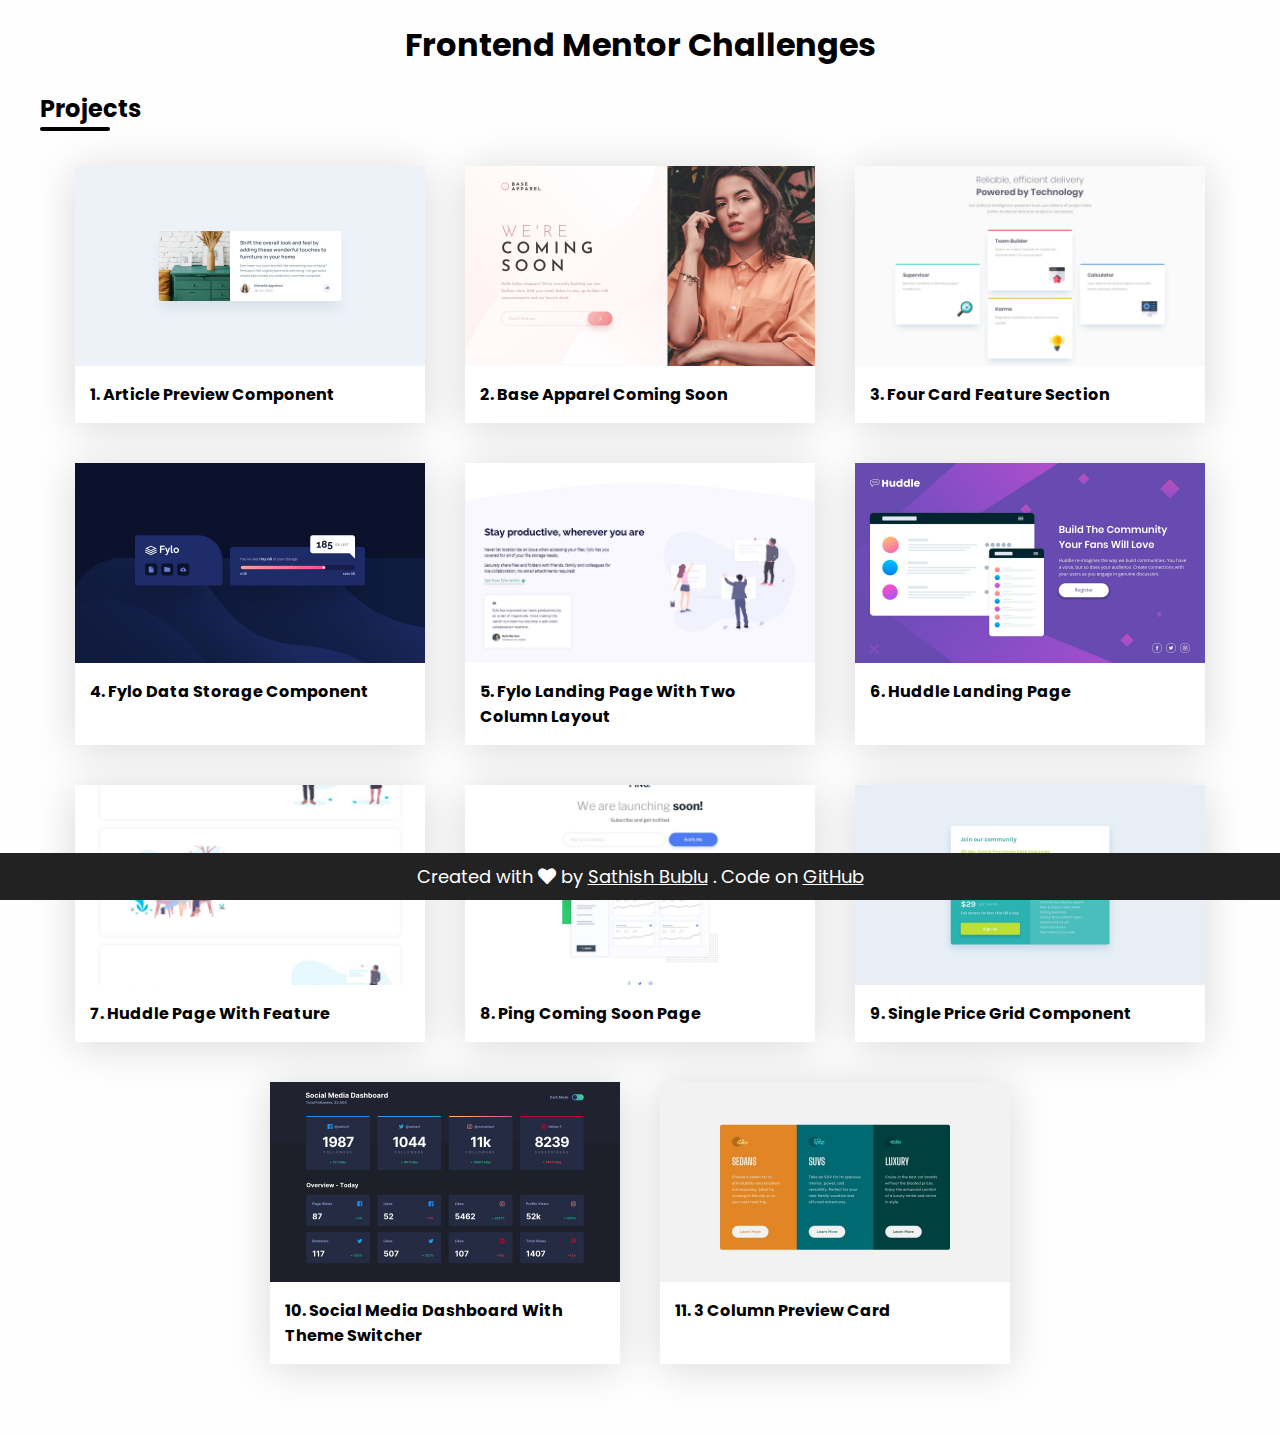
<file: index.html>
<!DOCTYPE html>
<html lang="en">
	<head>
		<meta charset="UTF-8" />
		<meta name="viewport" content="width=device-width, initial-scale=1.0" />
		<title>Main Page of Frontend Mentor Projects</title>

		<link
			rel="stylesheet"
			href="https://cdnjs.cloudflare.com/ajax/libs/font-awesome/5.12.1/css/all.min.css"
		/>
		<link rel="stylesheet" href="./style.css" />
	</head>
	<body>
		<div class="container">
			<h1>Frontend Mentor Challenges</h1>

			<h2>Projects</h2>
			<ul id="list"></ul>
		</div>

		<footer>
			Created with
			<i class="fas fa-heart"></i>
			by
			<a target="_blank" href="https://www.twitter.com/_Sati_Dev_">Sathish Bublu</a>
			. Code on
			<a
				target="_blank"
				href="https://github.com/sathishvm/Frontend-Mentor-Challenges"
			>
				GitHub
			</a>
		</footer>
		<script src="./script.js"></script>
	</body>
</html>
</file>
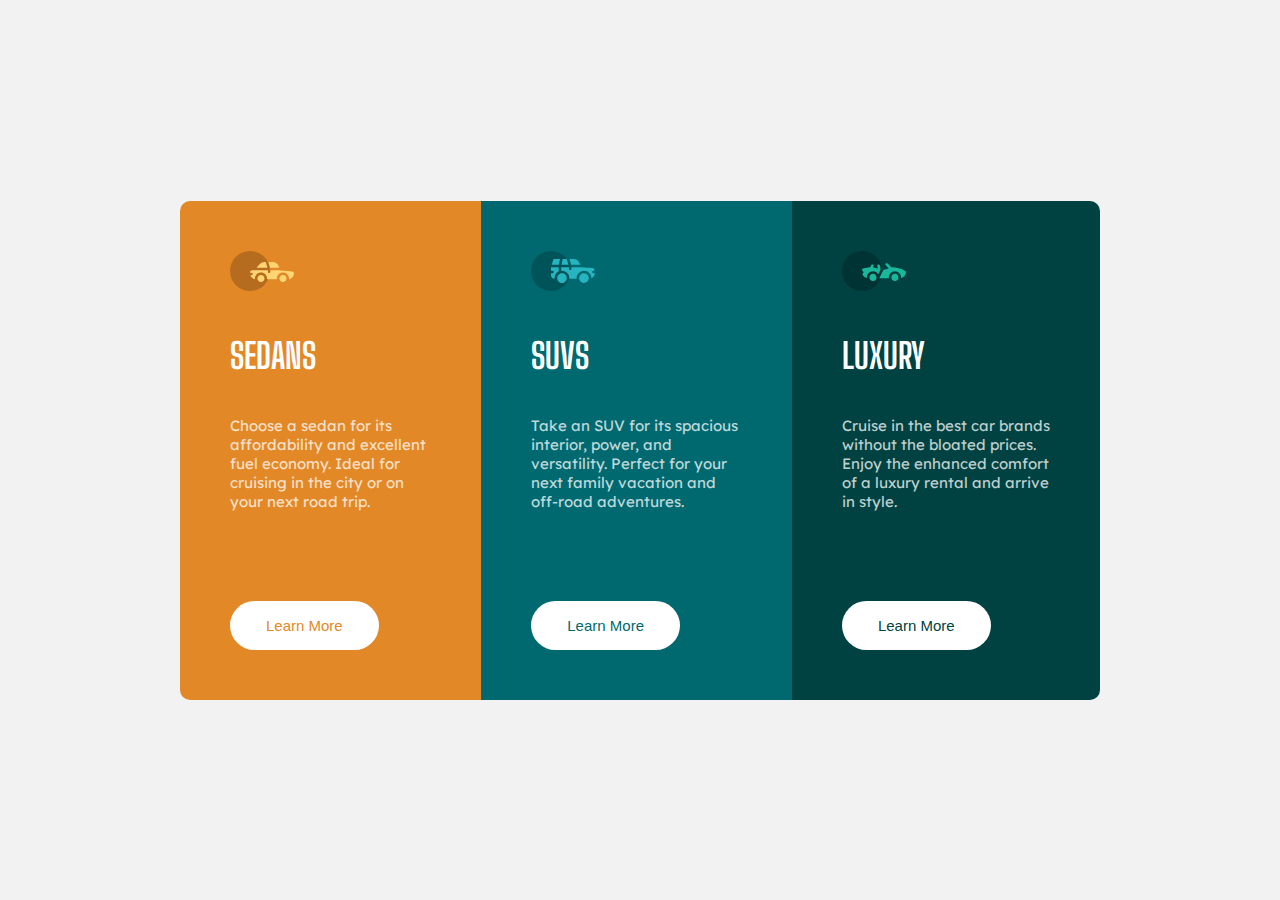
<file: 3-column-preview-card/index.html>
<!DOCTYPE html>
<html lang="en">
  <head>
    <meta charset="UTF-8" />
    <meta name="viewport" content="width=device-width, initial-scale=1.0" />
    <!-- displays site properly based on user's device -->

    <link
      rel="icon"
      type="image/png"
      sizes="32x32"
      href="./images/favicon-32x32.png"
    />

    <title>Frontend Mentor | 3-column preview card component</title>

    <link rel="preconnect" href="https://fonts.googleapis.com" />
    <link rel="preconnect" href="https://fonts.gstatic.com" crossorigin />
    <link
      href="https://fonts.googleapis.com/css2?family=Big+Shoulders+Display:wght@700&family=Lexend+Deca&display=swap"
      rel="stylesheet"
    />

    <link rel="stylesheet" href="./css/style.css" />
  </head>
  <body>
    <div class="container">
      <div class="card">
        <img class="card-img" src="./images/icon-sedans.svg" alt="" />
        <h2 class="uppercase card-title">Sedans</h2>
        <p class="card-desc">
          Choose a sedan for its affordability and excellent fuel economy. Ideal
          for cruising in the city or on your next road trip.
        </p>
        <button class="card-btn">Learn More</button>
      </div>
      <div class="card">
        <img class="card-img" src="./images/icon-suvs.svg" alt="" />
        <h2 class="uppercase card-title">SUVs</h2>
        <p class="card-desc">
          Take an SUV for its spacious interior, power, and versatility. Perfect
          for your next family vacation and off-road adventures.
        </p>
        <button class="card-btn">Learn More</button>
      </div>
      <div class="card">
        <img class="card-img" src="./images/icon-luxury.svg" alt="" />
        <h2 class="uppercase card-title">Luxury</h2>
        <p class="card-desc">
          Cruise in the best car brands without the bloated prices. Enjoy the
          enhanced comfort of a luxury rental and arrive in style.
        </p>
        <button class="card-btn">Learn More</button>
      </div>
    </div>
  </body>
</html>
</file>
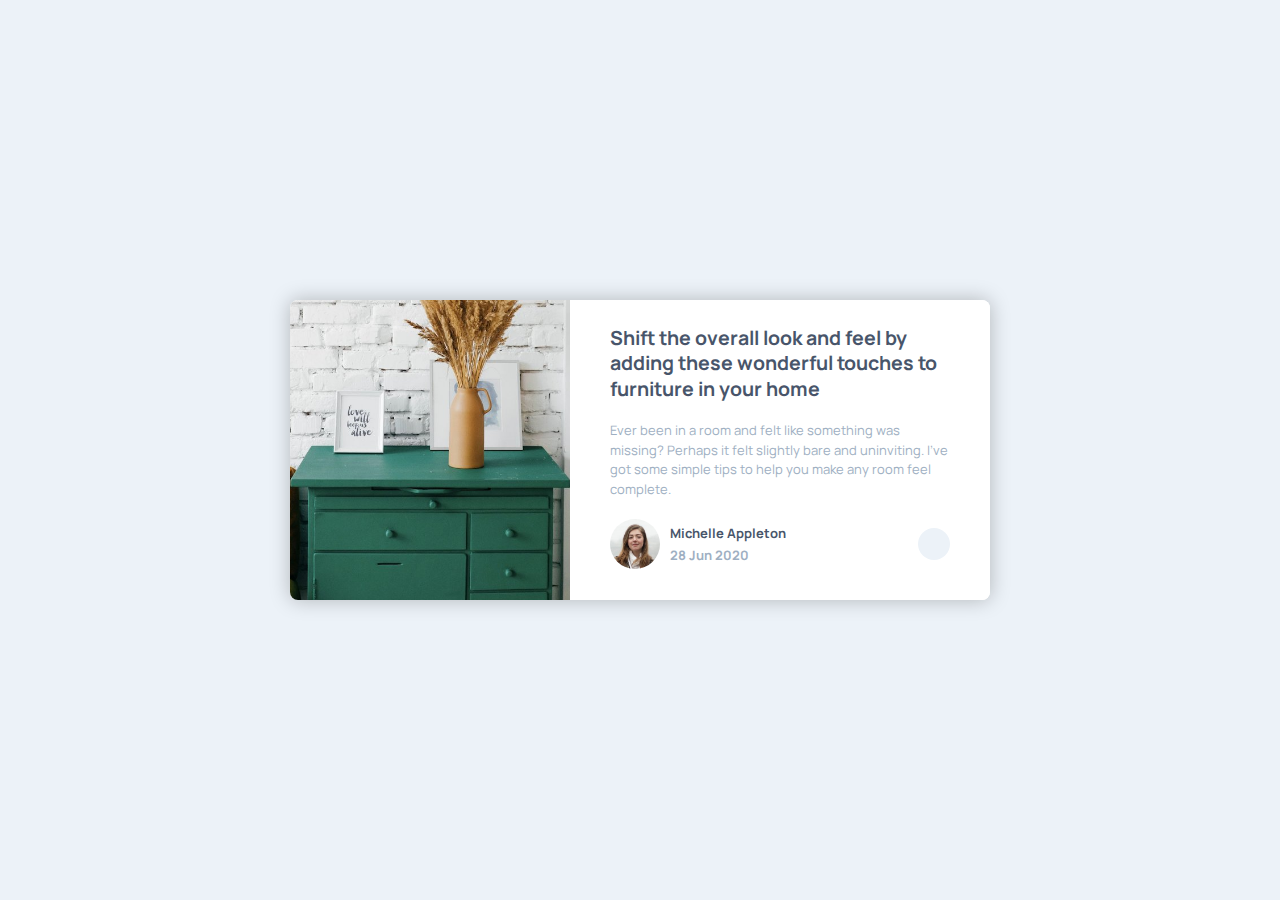
<file: article-preview-component/index.html>
<!DOCTYPE html>
<html lang="en">

<head>
  <meta charset="UTF-8" />
  <meta name="viewport" content="width=device-width, initial-scale=1.0" />
  <!-- displays site properly based on user's device -->

  <link rel="icon" type="image/png" sizes="32x32" href="./images/favicon-32x32.png" />

  <!-- fontawesome cdn -->
  <link rel="stylesheet" href="https://cdnjs.cloudflare.com/ajax/libs/font-awesome/5.14.0/css/all.min.css"
    integrity="sha512-1PKOgIY59xJ8Co8+NE6FZ+LOAZKjy+KY8iq0G4B3CyeY6wYHN3yt9PW0XpSriVlkMXe40PTKnXrLnZ9+fkDaog=="
    crossorigin="anonymous" />

  <title>Frontend Mentor | Article preview component</title>

  <!-- Custom stylesheet -->
  <link rel="stylesheet" href="./css/style.css" />

</head>

<body>
  <div class="wrapper">

    <div class="card">

      <div class="card__left">
        <img src="./images/drawers.jpg" class="card__img" alt="Author Image" />
      </div>

      <div class="card__right">

        <h2 class="card__img-title mb-2">
          Shift the overall look and feel by adding these wonderful touches to
          furniture in your home
        </h2>

        <p class="card__img-description mb-2">
          Ever been in a room and felt like something was
          missing? Perhaps it felt slightly bare and uninviting. I’ve got some simple
          tips to help you make any room feel complete.
        </p>

        <div class="card__author">
          <img src="./images/avatar-michelle.jpg" class="card__author-img mr-1" alt="Michelle Appleton">
          <div class="card__author-detail">
            <h4 class="card__author-name mb-1">Michelle Appleton</h4>
            <h4 class="card__author-published">28 Jun 2020</h4>
          </div>
          <div class="share">
              <i class="fas fa-share share-icon"></i>
            <div class="share-box">
              <span>SHARE</span>
              <i class="fab fa-facebook-square"></i>
              <i class="fab fa-twitter"></i>
              <i class="fab fa-pinterest"></i>
            </div>
          </div>
        </div>

      </div>

    </div>
  </div>

  <script>

    document.querySelector('.share-icon').addEventListener('click', () => {
      document.querySelector('.share-box').classList.toggle('d-flex');
    });

  </script>

</body>

</html>
</file>
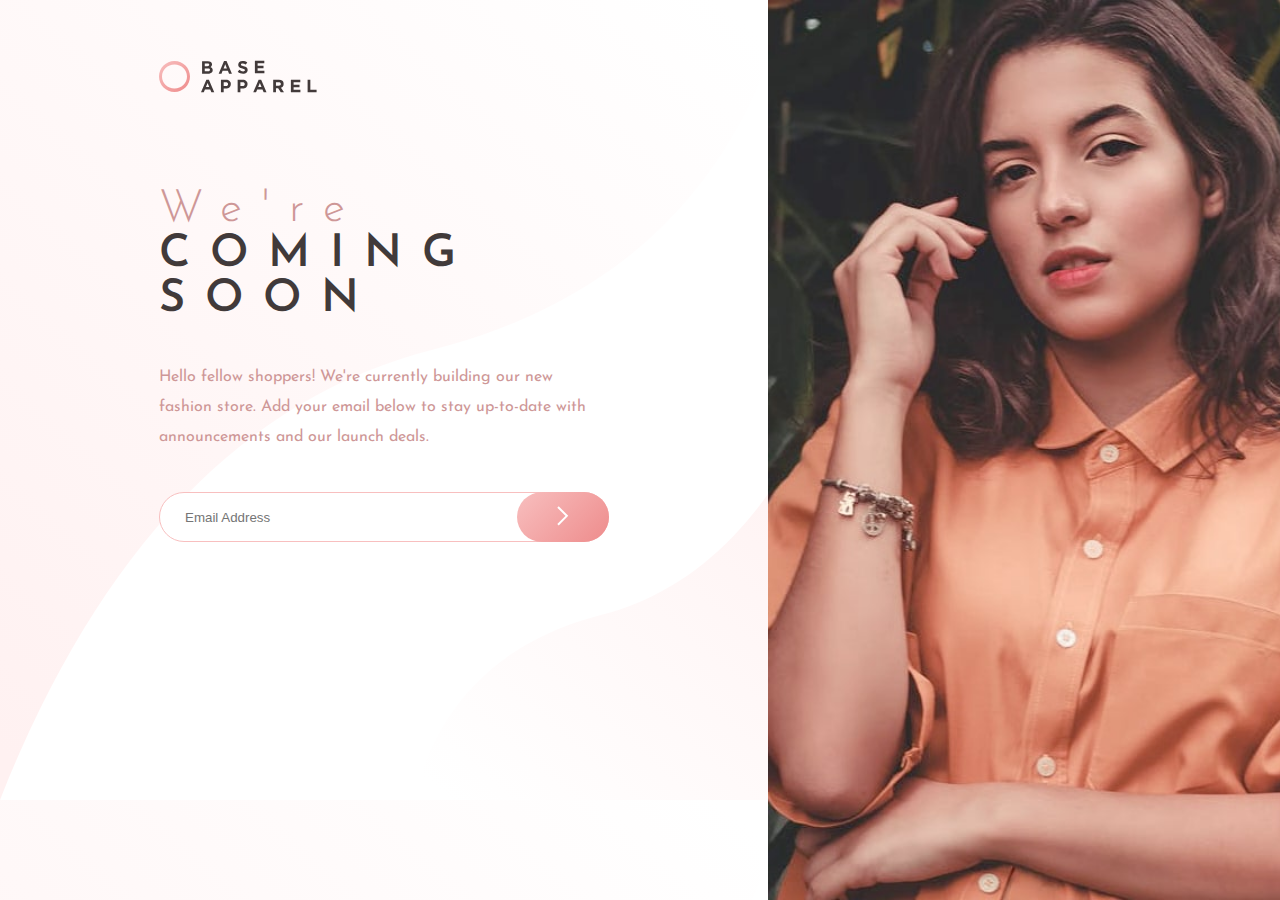
<file: base-apparel-coming-soon/index.html>
<!DOCTYPE html>
<html lang="en">

<head>
  <meta charset="UTF-8">
  <meta name="viewport" content="width=device-width, initial-scale=1.0">
  <!-- displays site properly based on user's device -->

  <link rel="icon" type="image/png" sizes="32x32" href="./images/favicon-32x32.png">

  <title>Frontend Mentor | Base Apparel coming soon page</title>

  <!-- animate.css cdn -->
  <link rel="stylesheet" href="https://cdnjs.cloudflare.com/ajax/libs/animate.css/4.0.0/animate.min.css" />

  <!-- custom stylesheet -->
  <link rel="stylesheet" href="./style.css">
</head>

<body>

  <main class="wrapper">

    <div class="left">
      <div class="inner-wrapper">
        <img class="logo animate__animated animate__fadeInUp" src="./images/logo.svg" alt="logo">
        <img class="bg-image animate__animated animate__fadeInUp" src="./images/hero-mobile.jpg" alt="hero-mobile">
        <h1 class="animate__animated animate__fadeInUp">
          <span>We're</span>
          <br>
          COMING SOON
        </h1>
        <p class="animate__animated animate__fadeInUp animate__delay-1s">
          Hello fellow shoppers! We're currently building our new fashion store.
          Add your email below to stay up-to-date with announcements and our launch deals.
        </p>

        <form class="form animate__animated animate__fadeInUp animate__delay-1s">
          <input class="form-input" type="email" placeholder="Email Address" />
          <img class="error-img" src="./images/icon-error.svg" alt="icon-error">
          <button type="submit">
            <img src="./images/icon-arrow.svg" alt="submit-button">
          </button>
          <small class="error-msg">Please provide a valid email</small>
          <small class="success-msg">Thank You for the Subscription! We'll Contact You Soon!!</small>
        </form>
      </div>
    </div>

    <div class="right animate__animated animate__fadeInRight"></div>

  </main>
  
  <!-- validation script -->
  <script src="./script.js"></script>

</body>

</html>
</file>
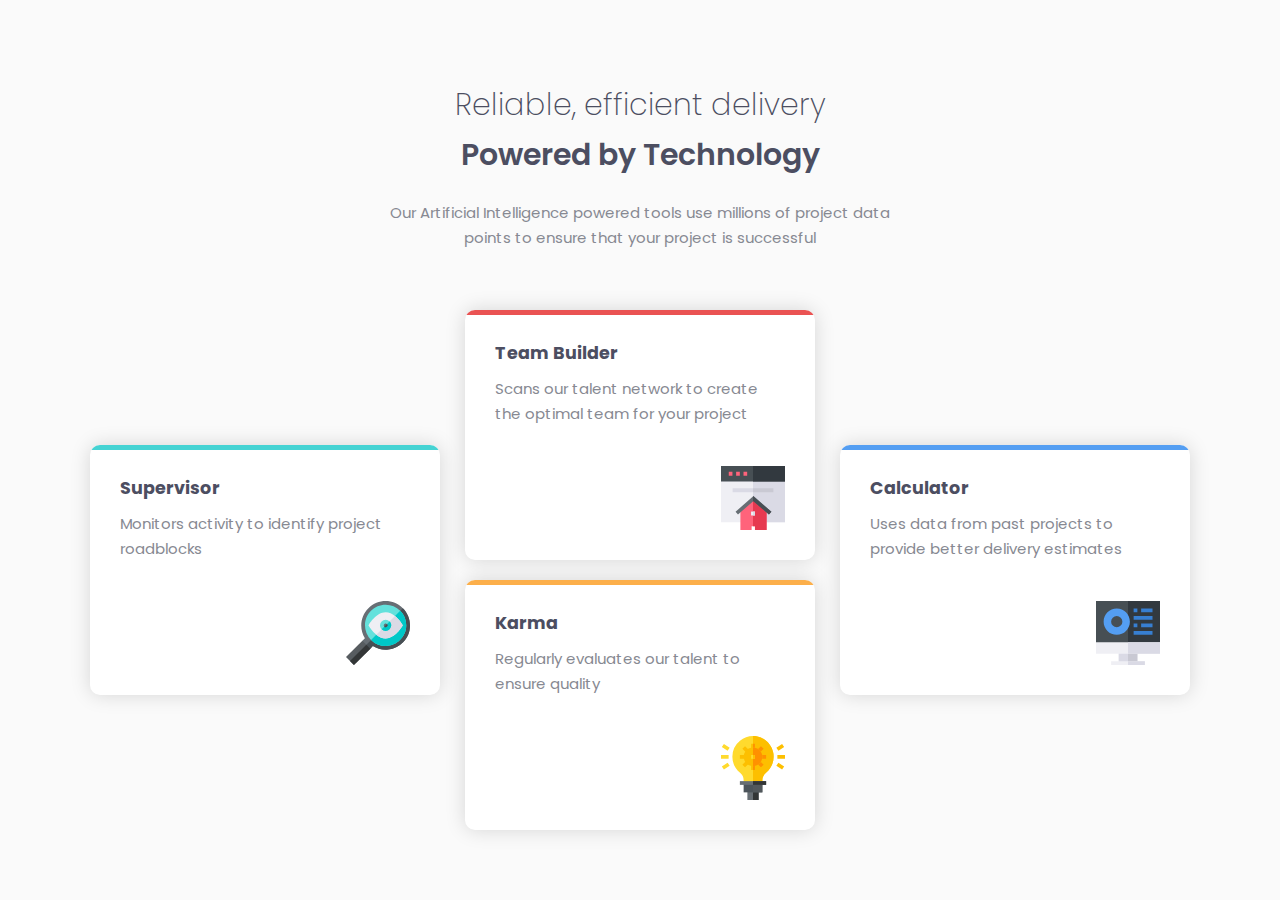
<file: four-card-feature-section/index.html>
<!DOCTYPE html>
<html lang="en">

<head>
  <meta charset="UTF-8">
  <meta name="viewport" content="width=device-width, initial-scale=1.0">
  <!-- displays site properly based on user's device -->

  <link rel="icon" type="image/png" sizes="32x32" href="./images/favicon-32x32.png">

  <title>Frontend Mentor | Four card feature section</title>

  <link rel="stylesheet" href="./style.css">
</head>

<body>

  <main class="wrapper">

    <h1 class="primary-title">
      <span>Reliable, efficient delivery</span>
      <br>
      Powered by Technology
    </h1>
    <p class="secondary-title">
      Our Artificial Intelligence powered tools use millions of project data
      <br>
      points to ensure that your project is successful
    </p>

    <section class="features inner-wrapper">

      <div class="feature-box">
        <div class="feature-top-line"></div>
        <h3 class="feature-title">Supervisor</h3>
        <p class="feature-desc">Monitors activity to identify project roadblocks</p>
        <img src="./images/icon-supervisor.svg" alt="">
      </div>

      <div class="d-flex">
        <div class="feature-box">
          <div class="feature-top-line"></div>
          <h3 class="feature-title">Team Builder</h3>
          <p class="feature-desc">Scans our talent network to create the optimal team for your project</p>
          <img src="./images/icon-team-builder.svg" alt="">
        </div>

        <div class="feature-box">
          <div class="feature-top-line"></div>
          <h3 class="feature-title">Karma</h3>
          <p class="feature-desc">Regularly evaluates our talent to ensure quality</p>
          <img src="./images/icon-karma.svg" alt="">
        </div>
      </div>

      <div class="feature-box">
        <div class="feature-top-line"></div>
        <h3 class="feature-title">Calculator</h3>
        <p class="feature-desc">Uses data from past projects to provide better delivery estimates</p>
        <img src="./images/icon-calculator.svg" alt="">
      </div>

    </section>

  </main>

</body>

</html>
</file>
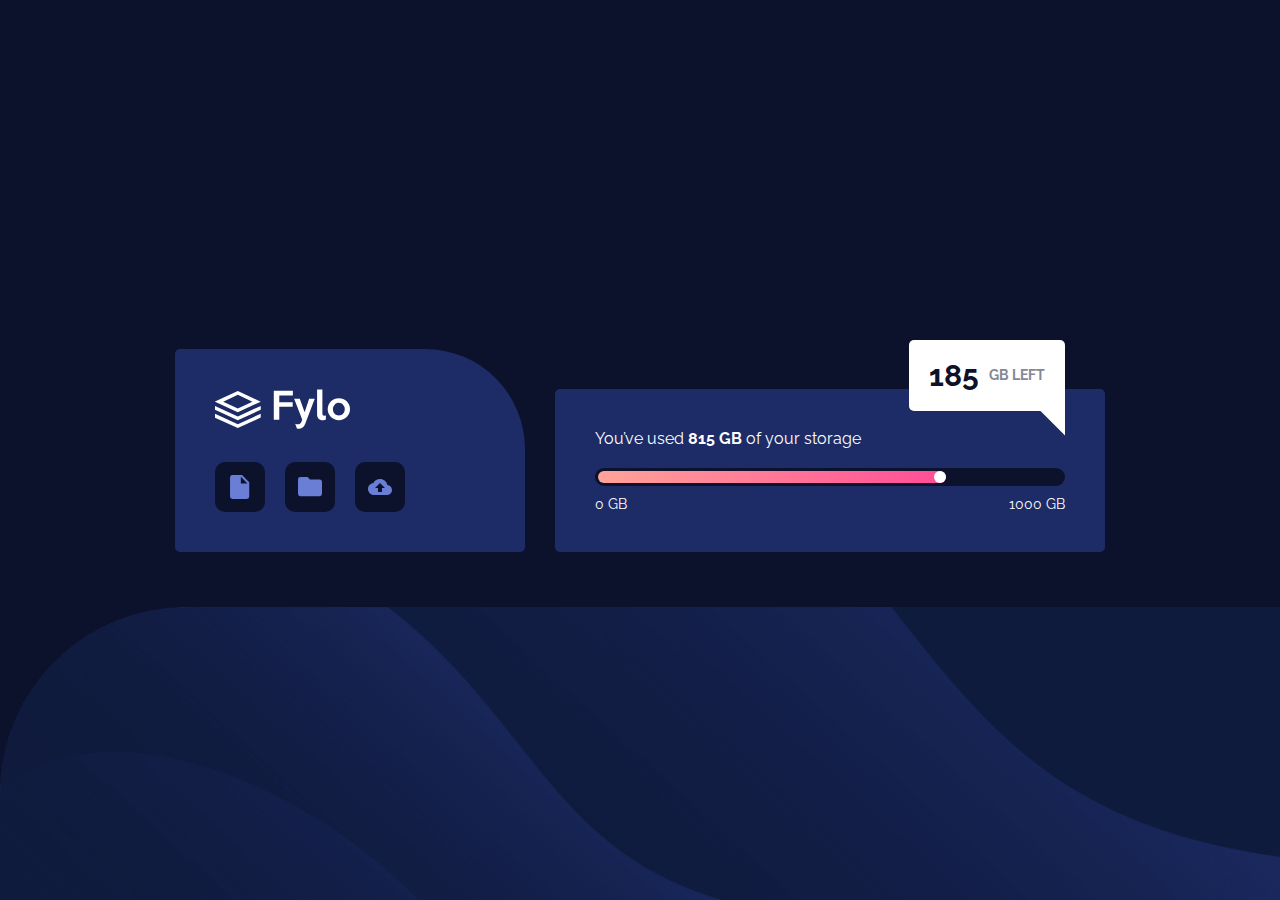
<file: fylo-data-storage-component/index.html>
<!DOCTYPE html>
<html lang="en">

<head>
  <meta charset="UTF-8">
  <meta name="viewport" content="width=device-width, initial-scale=1.0">
  <!-- displays site properly based on user's device -->

  <link rel="icon" type="image/png" sizes="32x32" href="./images/favicon-32x32.png">

  <title>Frontend Mentor | Fylo data storage component</title>

  <!-- custom stylesheet -->
  <link rel="stylesheet" href="./style.css">
</head>

<body>

  <main class="wrapper">

    <div class="inner-wrapper d-flex">
      <section class="left">
        <img class="logo" src="./images/logo.svg" alt="Logo-flyo">
        <div class="media-icons">
          <div><img src="./images/icon-document.svg" alt=""></div>
          <div><img src="./images/icon-folder.svg" alt=""></div>
          <div><img src="./images/icon-upload.svg" alt=""></div>
        </div>
      </section>
      <section class="right">
        <h3>You’ve used <strong>815 GB</strong> of your storage</h3>
        <div class="progress">
          <div class="progress-bar">
          </div>
        </div>
        <div class="storage-level">
          <span>0 GB</span>
          <span>1000 GB</span>
        </div>
        <div class="storage-left">
          <span class="storage-free">
            185
          </span> 
          <span class="storage-data-type"> GB left</span>
        </div>

      </section>
    </div>
    <img class="bg-image" src="./images/bg-desktop.png" alt="">
  </main>



  <!-- <div class="attribution">
    Challenge by <a href="https://www.frontendmentor.io?ref=challenge" target="_blank">Frontend Mentor</a>. 
    Coded by <a href="#">Your Name Here</a>.
  </div> -->
</body>

</html>
</file>
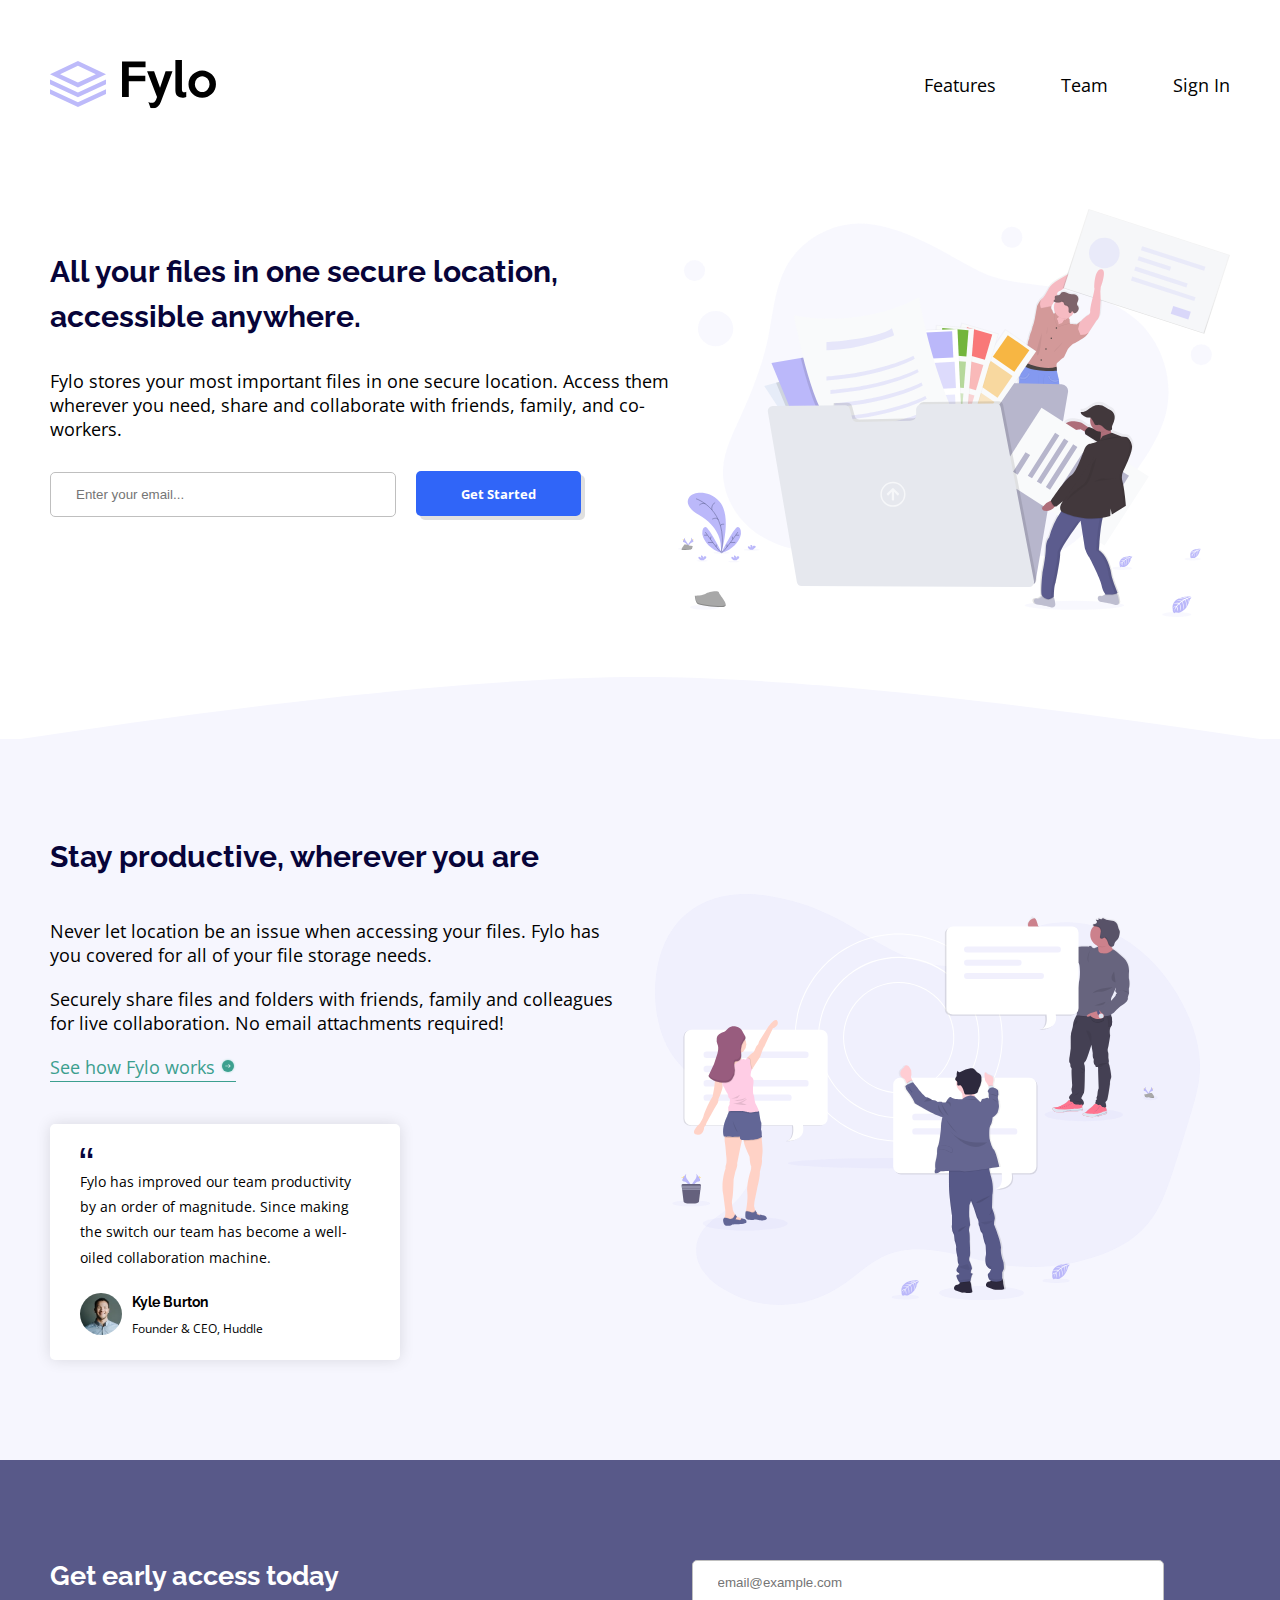
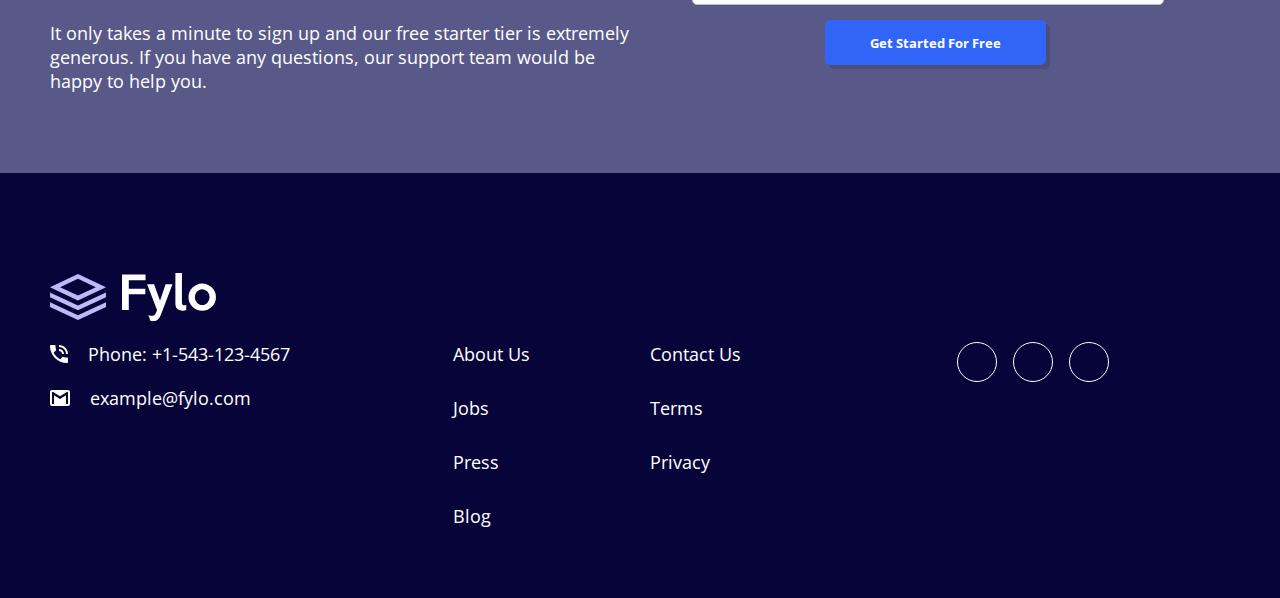
<file: fylo-landing-page-with-two-column-layout/index.html>
<!DOCTYPE html>
<html lang="en">

<head>
  <meta charset="UTF-8">
  <meta name="viewport" content="width=device-width, initial-scale=1.0">
  <!-- displays site properly based on user's device -->

  <link rel="icon" type="image/png" sizes="32x32" href="./images/favicon-32x32.png">

  <title>Frontend Mentor | Fylo landing page with two column layout</title>

  <!-- fontawesome cdn -->
  <link rel="stylesheet" href="https://cdnjs.cloudflare.com/ajax/libs/font-awesome/5.14.0/css/all.min.css"
    integrity="sha512-1PKOgIY59xJ8Co8+NE6FZ+LOAZKjy+KY8iq0G4B3CyeY6wYHN3yt9PW0XpSriVlkMXe40PTKnXrLnZ9+fkDaog=="
    crossorigin="anonymous" />

  <!-- custom stylesheet -->
  <link rel="stylesheet" href="./style.css">
</head>

<body>
  <!------------------- header ------------------->
  <header>
    <div class="wrapper">
      <nav class="nav align-items-center">
        <img class="nav__logo" src="./images/logo.svg" alt="logo">
        <ul class="nav__list">
          <li class="nav__item"><a class="nav__link" href="javascript:void(0)">Features</a></li>
          <li class="nav__item"><a class="nav__link" href="javascript:void(0)">Team</a></li>
          <li class="nav__item"><a class="nav__link" href="javascript:void(0)">Sign In</a></li>
        </ul>
      </nav>
      <div class="banner d-flex">
        <div class="left">
          <h1 class="banner__title">All your files in one secure location, accessible anywhere.</h1>
          <p class="banner__desc">
            Fylo stores your most important files in one secure location.
            Access them wherever you need, share and collaborate with friends,
            family, and co-workers.
          </p>
          <form class="form__group">
            <input type="email" class="form__email" placeholder="Enter your email...">
            <button class="btn">Get Started</button>
          </form>
        </div>
        <div class="right d-flex justify-content-center">
          <img class="banner__image" src="./images/illustration-1.svg" alt="banner-image">
        </div>
      </div>
    </div>
  </header>
  <!------------------- /header ------------------->

  <!------------------- main ------------------->

  <img class="" src="./images/bg-curve-desktop.svg" alt="">

  <main>
    <div class="wrapper">
      <section class="feature d-flex justify-content-center">
        <div class="left">
          <h1 class="feature__title">Stay productive, wherever you are</h1>
          <p>
            Never let location be an issue when accessing your files. Fylo has you
            covered for all of your file storage needs.
          </p>
          <p>
            Securely share files and folders with friends, family and colleagues for
            live collaboration. No email attachments required!
          </p>
          <a href="javascript:void(0)" class="feature__cta">See how Fylo works <img class=""
              src="./images/icon-arrow.svg" alt=""></a>
          <div class="card">
            <img class="" src="./images/icon-quotes.svg" alt="">
            <p class="card__desc">
              Fylo has improved our team productivity by an order of magnitude. Since
              making the switch our team has become a well-oiled collaboration machine.
            </p>
            <div class="card__author d-flex align-items-center">
              <img src="./images/avatar-testimonial.jpg" alt="" class="card__author-image">
              <div>
                <h4>Kyle Burton</h4>
                <small>Founder & CEO, Huddle</small>
              </div>
            </div>
          </div>
        </div>
        <div class="right d-flex justify-content-center align-items-center">
          <img class="feature__image" src="./images/illustration-2.svg" alt="feature-image">
        </div>
      </section>
    </div>

    <section class="subscription">

      <div class="wrapper d-flex">
        <div class="left">
          <h2 class="subscription__title">Get early access today</h2>
          <p>
            It only takes a minute to sign up and our free starter tier is extremely generous.
            If you have any questions, our support team would be happy to help you.
          </p>
        </div>
        <div class="right">
          <form class=" d-flex d-flex-column justify-content-center align-items-center">
            <input type="email" class="form__email feature__email" placeholder="email@example.com">
            <button class="btn">Get Started For Free</button>
          </form>
        </div>
      </div>

    </section>

  </main>

  <!------------------- /main ------------------->

  <!------------------- footer ------------------->

  <footer>
    <div class="wrapper">
      <img class="footer__logo" src="./images/logo-white.svg" alt="">
      <div class="d-flex">
        <div>
          <ul class="contact-list">
            <li>
              <img src="./images/icon-phone.svg" alt="">
              <span>Phone: +1-543-123-4567</span>
            </li>
            <li>
              <img src="./images/icon-email.svg" alt="">
              <span>example@fylo.com</span>
            </li>
          </ul>
        </div>
        <div class="d-flex justify-content-center">
          <div class="footer__nav d-flex">
            <div>
              <ul>
                <li><a href="#">About Us</a></li>
                <li><a href="#">Jobs</a></li>
                <li><a href="#">Press</a></li>
                <li><a href="#">Blog</a></li>
              </ul>
            </div>
            <div>
              <ul>
                <li><a href="#">Contact Us</a></li>
                <li><a href="#">Terms</a></li>
                <li><a href="#">Privacy</a></li>
              </ul>
            </div>
          </div>
        </div>
        <div class="social-icons">
          <div class="d-flex justify-content-center">
            <a href="#"><i class="fab fa-facebook-f"></i></a>
            <a href="#"><i class="fab fa-twitter"></i></a>
            <a href="#"><i class="fab fa-instagram"></i></a>
          </div>
        </div>
      </div>
    </div>
  </footer>

  <!------------------- /footer ------------------->
</body>

</html>
</file>
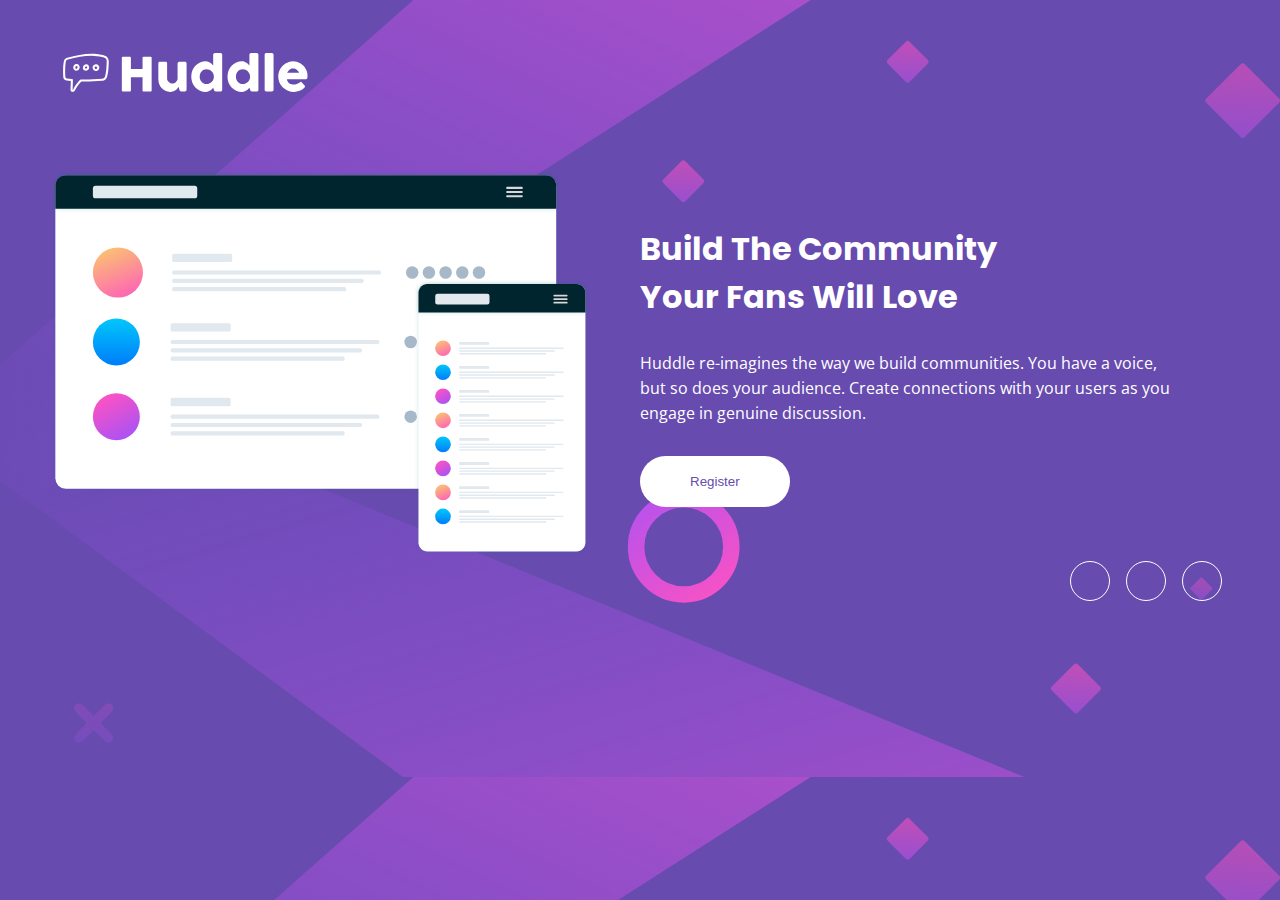
<file: huddle-landing-page/index.html>
<!DOCTYPE html>
<html lang="en">

<head>
  <meta charset="UTF-8">
  <meta name="viewport" content="width=device-width, initial-scale=1.0">
  <!-- displays site properly based on user's device -->

  <link rel="icon" type="image/png" sizes="32x32" href="./images/favicon-32x32.png">

  <title>Frontend Mentor | Huddle landing page with single introductory section</title>

  <!-- fontawesome cdn -->
  <link rel="stylesheet" href="https://cdnjs.cloudflare.com/ajax/libs/font-awesome/5.14.0/css/all.min.css"
    integrity="sha512-1PKOgIY59xJ8Co8+NE6FZ+LOAZKjy+KY8iq0G4B3CyeY6wYHN3yt9PW0XpSriVlkMXe40PTKnXrLnZ9+fkDaog=="
    crossorigin="anonymous" />

  <!-- custom stylesheet -->
  <link rel="stylesheet" href="./style.css">

</head>

<body>

  <div class="wrapper">

    <header>
      <img src="./images/logo.svg" alt="">
    </header>

    <main class="hero-wrapper">
      <div class="col">
        <div class="left">
          <img class="hero-image" src="./images/illustration-mockups.svg" alt="">
        </div>
        <div class="right">
          <h1 class="hero-title">
            Build The Community
            <br>
            Your Fans Will Love
          </h1>
          <p class="hero-desc">
            Huddle re-imagines the way we build communities. You have a voice, but so does your audience.
            Create connections with your users as you engage in genuine discussion.
          </p>
          <button class="cta">Register</button>
        </div>
      </div>
      <div class="social-icons">
        <div>
          <a href="#"><i class="fab fa-facebook-f"></i></a>
          <a href="#"><i class="fab fa-twitter"></i></a>
          <a href="#"><i class="fab fa-instagram"></i></a>
        </div>
      </div>
    </main>

  </div>

</body>

</html>
</file>
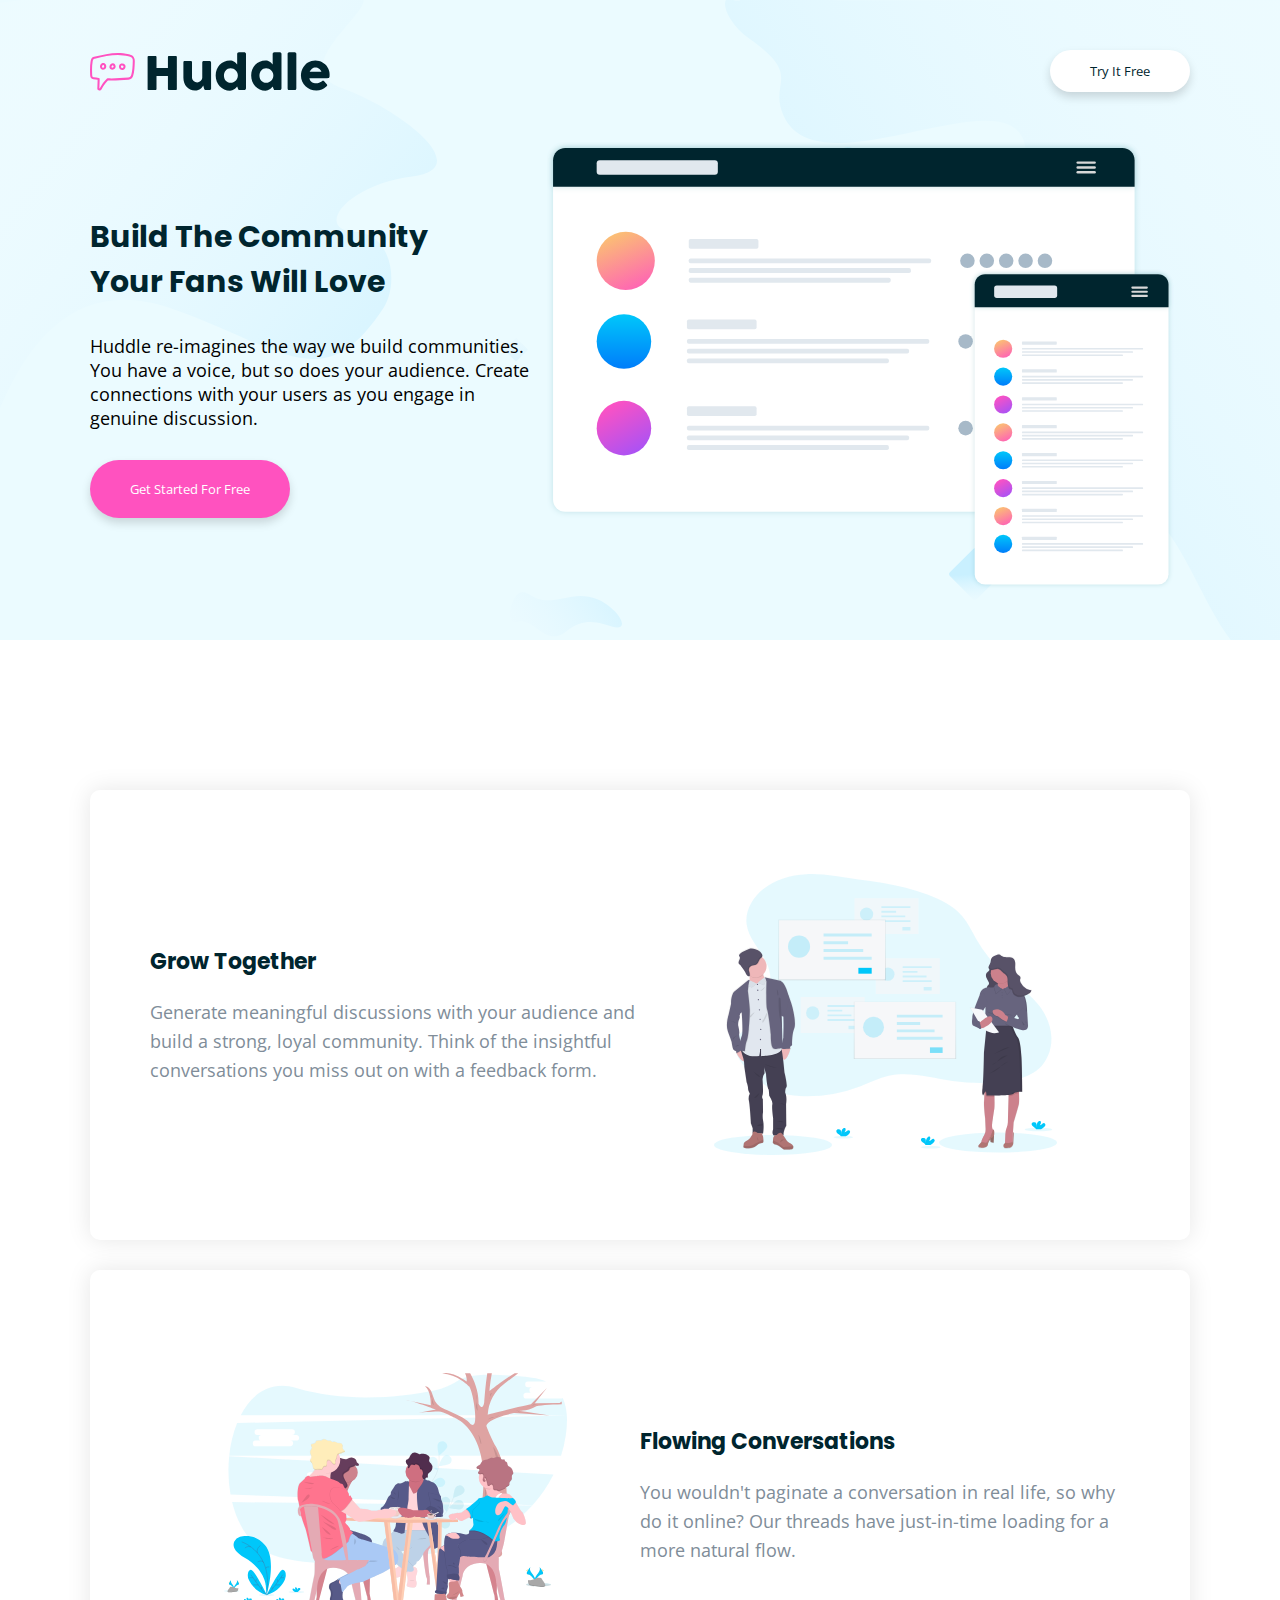
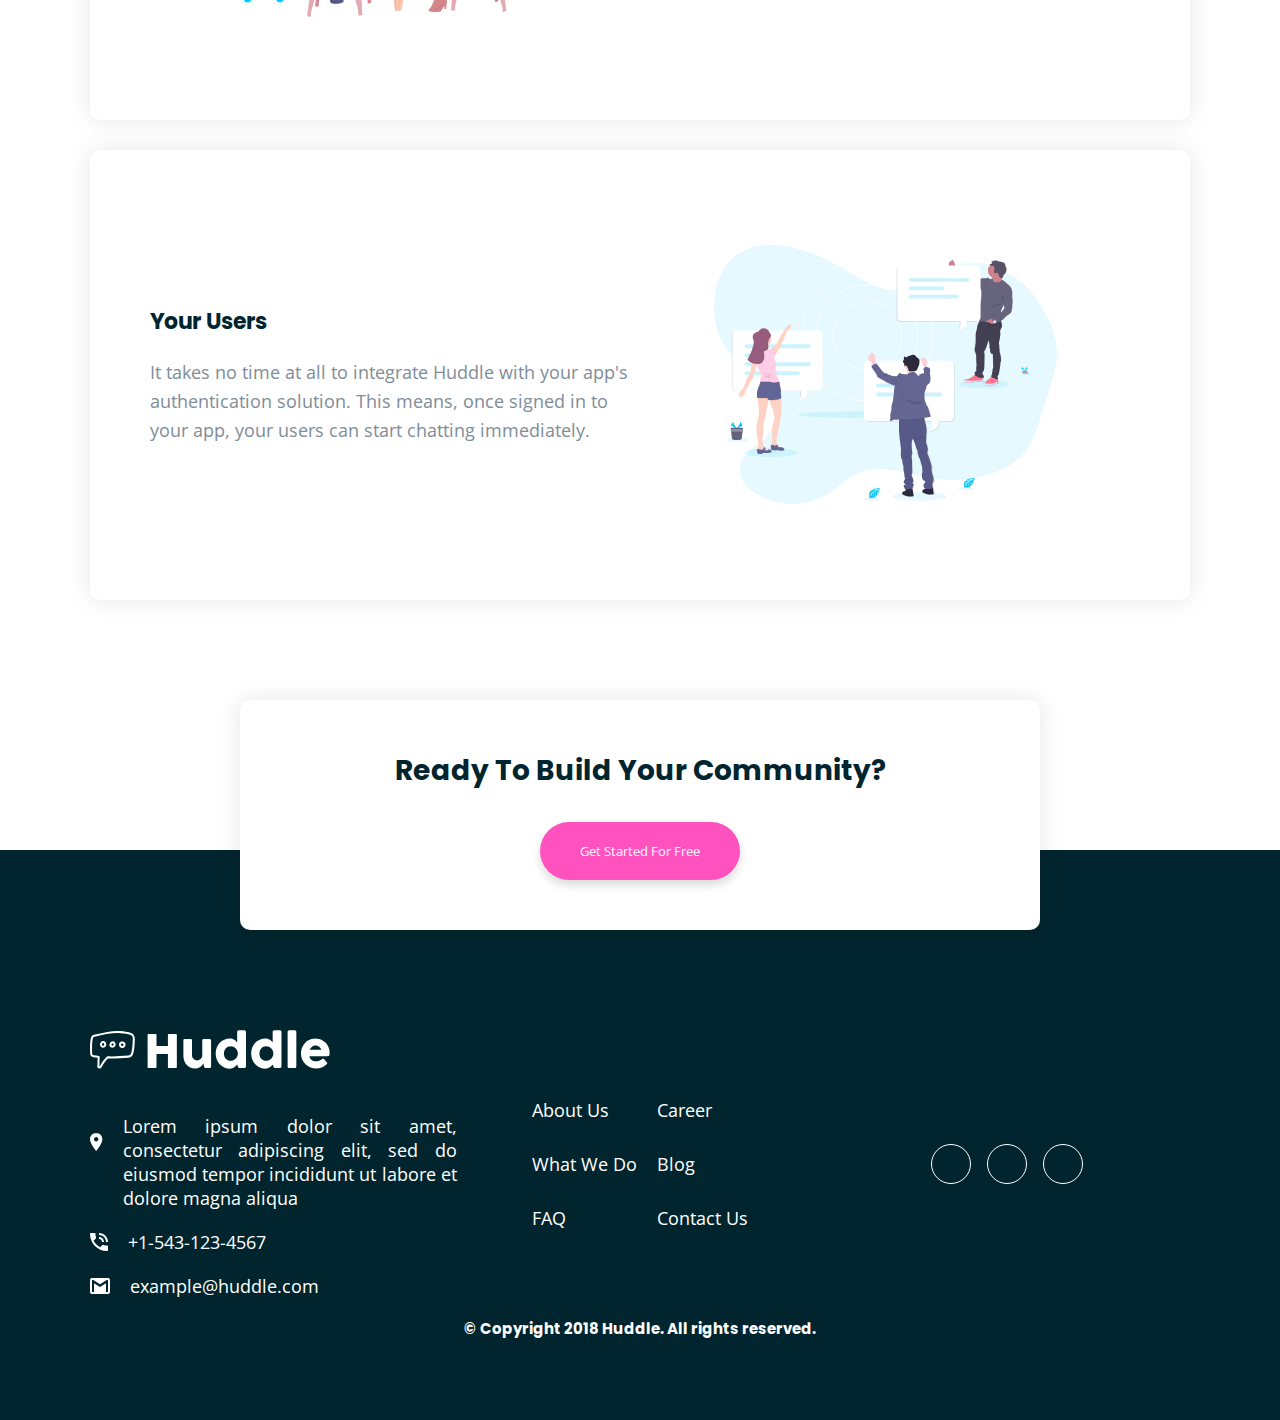
<file: huddle-page-with-feature/index.html>
<!DOCTYPE html>
<html lang="en">

<head>
  <meta charset="UTF-8">
  <meta name="viewport" content="width=device-width, initial-scale=1.0">
  <!-- displays site properly based on user's device -->

  <link rel="icon" type="image/png" sizes="32x32" href="./images/favicon-32x32.png">

  <title>Frontend Mentor | Huddle landing page with alternating feature blocks</title>

  <!-- fontawesome cdn -->
  <link rel="stylesheet" href="https://cdnjs.cloudflare.com/ajax/libs/font-awesome/5.14.0/css/all.min.css"
    integrity="sha512-1PKOgIY59xJ8Co8+NE6FZ+LOAZKjy+KY8iq0G4B3CyeY6wYHN3yt9PW0XpSriVlkMXe40PTKnXrLnZ9+fkDaog=="
    crossorigin="anonymous" />

  <!-- custom stylesheet -->
  <link rel="stylesheet" href="./style.css">
</head>

<body>

  <header>
    <div class="wrapper">
      <nav class="d-flex justify-content-sb align-items-center">
        <img src="./images/logo.svg" alt="logo">
        <button class="btn">Try It Free</button>
      </nav>
      <div class="hero d-flex justify-content-center align-items-center">
        <div class="col-left">
          <h1 class="hero-title">
            Build The Community
            <br>
            Your Fans Will Love</h1>
          <p class="hero-desc">
            Huddle re-imagines the way we build communities. You have a voice, but so does your audience.
            Create connections with your users as you engage in genuine discussion.
          </p>
          <button class="btn btn-pink">Get Started For Free</button>
        </div>
        <div class="col-right d-flex justify-content-center">
          <img src="./images/illustration-mockups.svg" alt="hero-image">
        </div>
      </div>
    </div>
  </header>

  <main class="wrapper">
    <section class="d-flex justify-content-center align-items-center">
      <div class="col-left">
        <h3 class="section-title">Grow Together</h3>
        <p class="section-desc">
          Generate meaningful discussions with your audience and build a strong, loyal community.
          Think of the insightful conversations you miss out on with a feedback form.
        </p>
      </div>
      <div class="col-right d-flex justify-content-center">
        <img src="./images/illustration-grow-together.svg" alt="">
      </div>
    </section>
    <section class="d-flex justify-content-center align-items-center">
      <div class="col-left  d-flex justify-content-center">
        <img src="./images/illustration-flowing-conversation.svg" alt="">
      </div>
      <div class="col-right">
        <h3 class="section-title">Flowing Conversations</h3>
        <p class="section-desc">
          You wouldn't paginate a conversation in real life, so why do it online? Our threads
          have just-in-time loading for a more natural flow.
        </p>
      </div>
    </section>
    <section class="d-flex justify-content-center align-items-center">
      <div class="col-left">
        <h3 class="section-title">Your Users</h3>
        <p class="section-desc">
          It takes no time at all to integrate Huddle with your app's authentication solution.
          This means, once signed in to your app, your users can start chatting immediately.
        </p>
      </div>
      <div class="col-right  d-flex justify-content-center">
        <img src="./images/illustration-your-users.svg" alt="">
      </div>
    </section>

    <div class="cta-box">
      <h2>Ready To Build Your Community?</h2>
      <button class="btn btn-pink">Get Started For Free</button>
    </div>
  </main>

  <footer>
    <div class="wrapper d-flex align-items-center">
      <div>
        <img src="./images/logo-white.svg" alt="">
        <ul class="contact-list">
          <li>
            <img src="./images/icon-location.svg" alt="">
            <span>Lorem ipsum dolor sit amet, consectetur adipiscing elit, sed do eiusmod tempor
              incididunt ut labore et dolore magna aliqua</span>
          </li>
          <li>
            <img src="./images/icon-phone.svg" alt="">
            <span>+1-543-123-4567</span>
          </li>
          <li>
            <img src="./images/icon-email.svg" alt="">
            <span>example@huddle.com</span>
          </li>
        </ul>
      </div>
      <div class="d-flex justify-content-center">
        <ul class="footer-nav d-flex">
          <div>
            <li><a href="#">About Us</a></li>
            <li><a href="#">What We Do</a></li>
            <li><a href="#">FAQ</a></li>
          </div>
          <div>
            <li><a href="#">Career</a></li>
            <li><a href="#">Blog</a></li>
            <li><a href="#">Contact Us</a></li>
          </div>
        </ul>
      </div>
      <div class="social-icons">
        <div class="d-flex justify-content-center">
          <a href="#"><i class="fab fa-facebook-f"></i></a>
          <a href="#"><i class="fab fa-twitter"></i></a>
          <a href="#"><i class="fab fa-instagram"></i></a>
        </div>
      </div>
    </div>
    <h5 class="copyright">&copy; Copyright 2018 Huddle. All rights reserved.</h5>
  </footer>

</body>

</html>
</file>
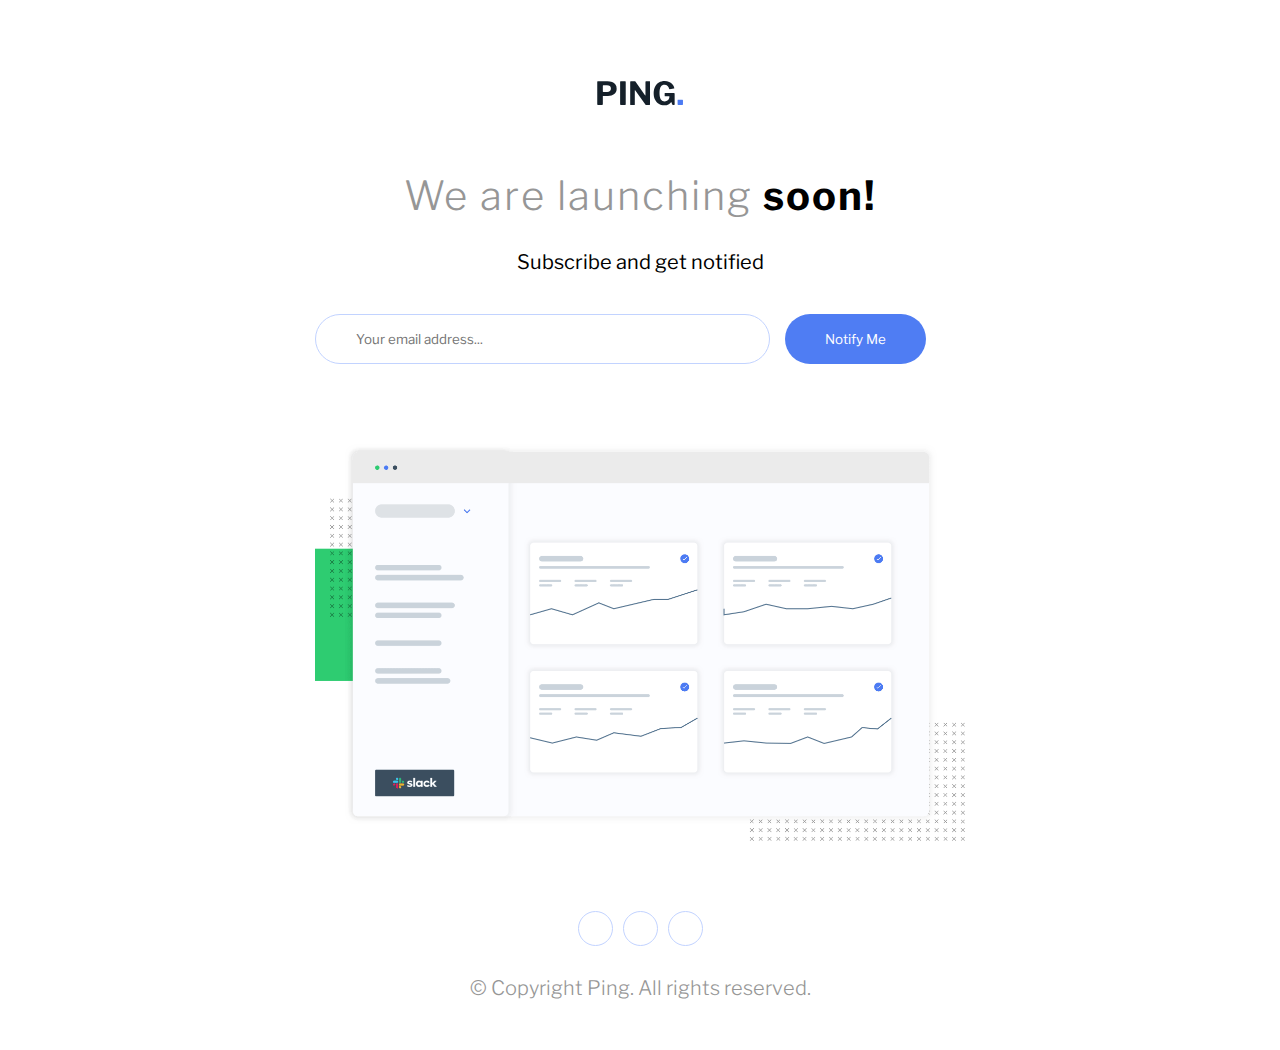
<file: ping-coming-soon-page/index.html>
<!DOCTYPE html>
<html lang="en">

<head>
  <meta charset="UTF-8">
  <meta name="viewport" content="width=device-width, initial-scale=1.0">
  <!-- displays site properly based on user's device -->

  <link rel="icon" type="image/png" sizes="32x32" href="./images/favicon-32x32.png">

  <title>Frontend Mentor | Ping coming soon page</title>

  <!-- fontawesome cdn -->
  <link rel="stylesheet" href="https://cdnjs.cloudflare.com/ajax/libs/font-awesome/5.14.0/css/all.min.css"
    integrity="sha512-1PKOgIY59xJ8Co8+NE6FZ+LOAZKjy+KY8iq0G4B3CyeY6wYHN3yt9PW0XpSriVlkMXe40PTKnXrLnZ9+fkDaog=="
    crossorigin="anonymous" />

  <!-- custom stylsheet -->
  <link rel="stylesheet" href="./style.css">
</head>

<body>

  <header>
    <div class="wrapper">
      <img class="logo" src="./images/logo.svg" alt="logo">
      <h1 class="title"><span>We are launching</span> soon!</h1>
      <p class="subtitle">Subscribe and get notified</p>
      <form class="form">
        <div class="form-group">
          <input class="email-input" type="email" name="email" placeholder="Your email address...">
          <button class="btn">Notify Me</button>
          <small class="error-msg">Please Provide a Valid Email</small>
          <small class="success-msg">Get Ready folk! You'll notified soon!!</small>
        </div>
      </form>
      <img class="hero-image" src="./images/illustration-dashboard.png" alt="dashboard-image">
      <div class="social-icons">
        <a href="www.facebook.com"><i class="fab fa-facebook-f"></i></a>
        <a href="www.twitter.com"><i class="fab fa-twitter"></i></a>
        <a href="www.instagram.com"><i class="fab fa-instagram"></i></a>
      </div>
      <p class="copyright">&copy; Copyright Ping. All rights reserved.</p>
    </div>
  </header>

  <!-- validation script -->
  <script src="./script.js"></script>
</body>

</html>
</file>
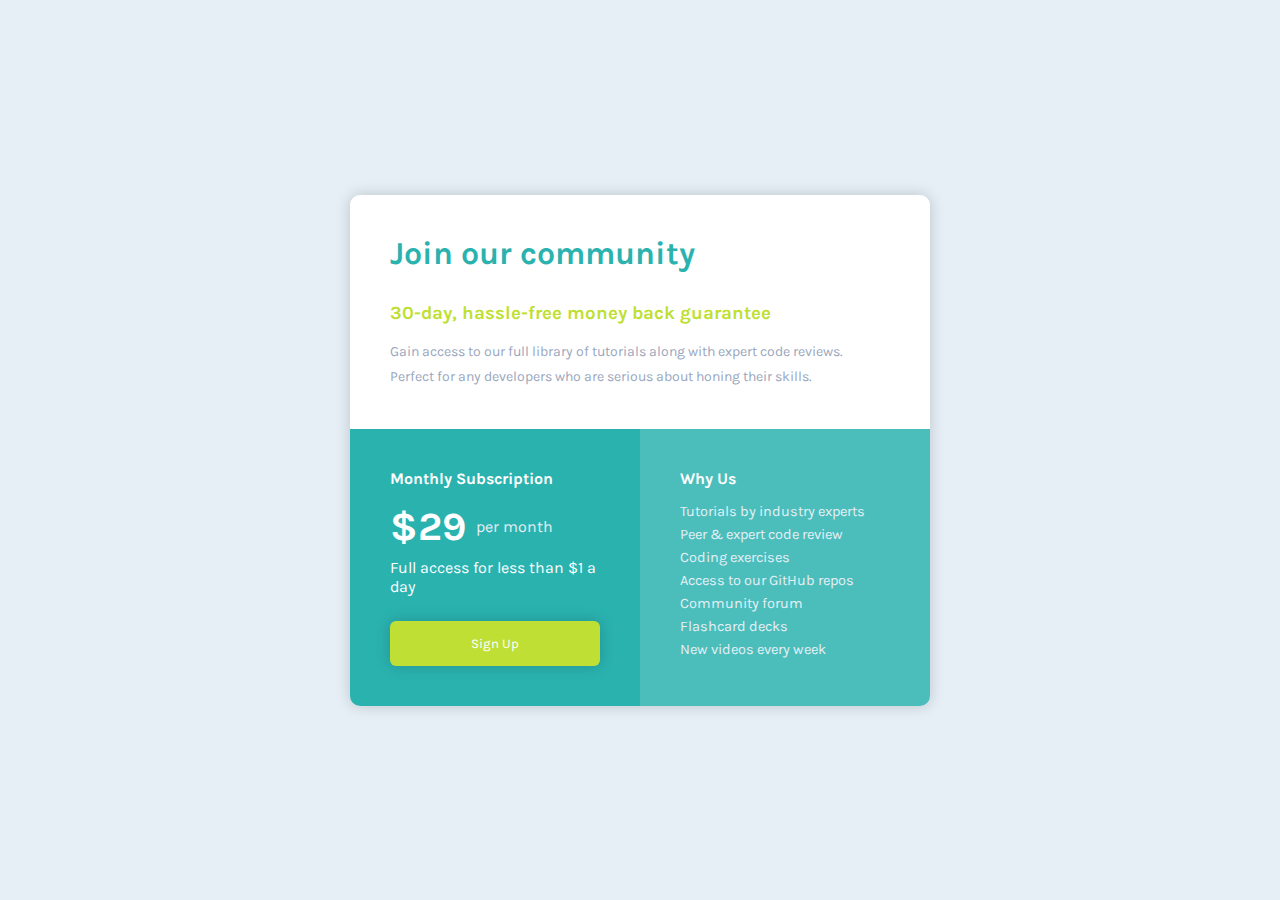
<file: single-price-grid-component/index.html>
<!DOCTYPE html>
<html lang="en">

<head>
  <meta charset="UTF-8">
  <meta name="viewport" content="width=device-width, initial-scale=1.0">
  <!-- displays site properly based on user's device -->

  <link rel="icon" type="image/png" sizes="32x32" href="./images/favicon-32x32.png">

  <title>Frontend Mentor | Single Price Grid Component</title>

  <!-- custom stylesheet -->
  <link rel="stylesheet" href="./style.css">

</head>

<body>

  <main class="wrapper">

    <section class="top">
      <h1 class="title">Join our community</h1>
      <h3 class="subtitle">30-day, hassle-free money back guarantee</h3>
      <p class="para color-grayish-blue">
        Gain access to our full library of tutorials along with expert code reviews.
        <br>
        Perfect for any developers who are serious about honing their skills.
      </p>
    </section>

    <div class="bottom d-flex">
      <section class="left">
        <h4 class="subscription">Monthly Subscription</h4>
        <p class="subscription__price color-white">
          &dollar;29
          <span class="color-light-gray">per month</span>
        </p>
        <p>Full access for less than &dollar;1 a day</p>
        <button>Sign Up</button>

      </section>
      <section class="right">
        <h4 class="why-us">Why Us</h4>
        <ul class="why-us__list color-light-gray">
          <li>Tutorials by industry experts</li>
          <li>Peer &amp; expert code review</li>
          <li>Coding exercises</li>
          <li>Access to our GitHub repos</li>
          <li>Community forum</li>
          <li>Flashcard decks</li>
          <li>New videos every week</li>
        </ul>
      </section>
    </div>

  </main>

</body>

</html>
</file>
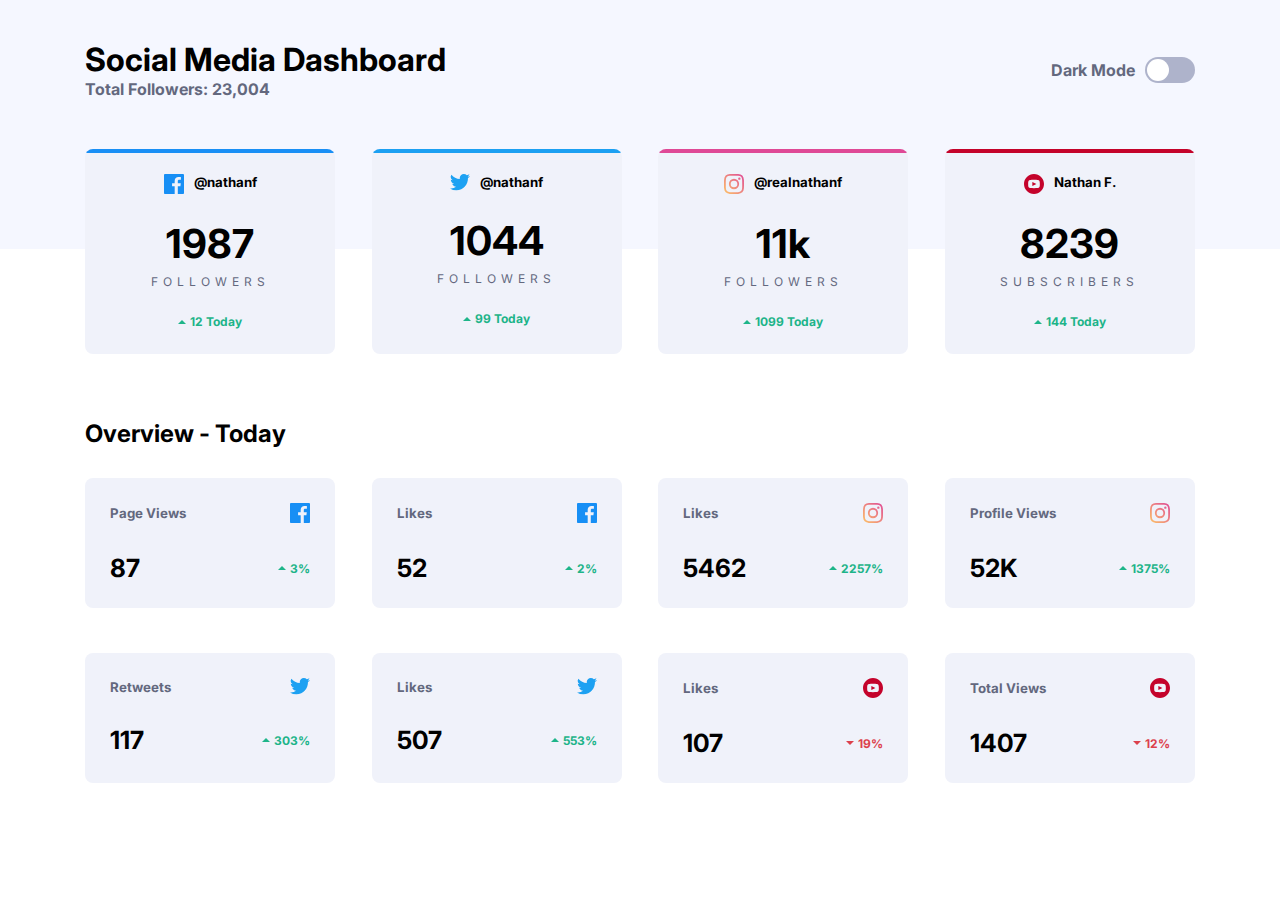
<file: social-media-dashboard-with-theme-switcher/index.html>
<!DOCTYPE html>
<html lang="en">

<head>
  <meta charset="UTF-8">
  <meta name="viewport" content="width=device-width, initial-scale=1.0">
  <!-- displays site properly based on user's device -->

  <link rel="icon" type="image/png" sizes="32x32" href="./images/favicon-32x32.png">

  <title>Frontend Mentor | [Challenge Name Here]</title>

  <!-- custom stylesheet -->
  <link rel="stylesheet" href="./css/main.css">
  <link id="toggle-stylesheet" rel="stylesheet" href="./css/light-style.css">
</head>

<body>

  <header>
    <div class="wrapper">
      <div class="dashboard-title">
        <h1>Social Media Dashboard</h1>
        <p class="color-gray">Total Followers: 23,004</p>
      </div>
      <div class="toggle-div d-flex align-items-center">
        <p>Dark Mode</p>
        <div>
          <input type="checkbox" name="checkbox" class="checkbox" id="chk" />
          <label class="label" for="chk">
            <div class="ball"></div>
          </label>
        </div>
      </div>
    </div>
  </header>

  <div class="dashboards">
    <div class="wrapper">

      <!-- dashboard of social media -->

      <div class="dashboard-media">
        <div class="dashboard-box">
          <div class="top-line"></div>
          <div class="social-media">
            <img src="./images/icon-facebook.svg" alt="">
            <h5>@nathanf</h5>
          </div>
          <h1>1987</h1>
          <p>Followers</p>

          <div class="d-flex align-items-center  justify-content-center">
            <img src="./images/icon-up.svg" alt="">
            <span class="color-green">12 Today</span>
          </div>
        </div>

        <div class="dashboard-box">
          <div class="top-line"></div>
          <div class="social-media">
            <img src="./images/icon-twitter.svg" alt="">
            <h5>@nathanf</h5>
          </div>
          <h1>1044</h1>
          <p>Followers</p>
          <div class="d-flex align-items-center  justify-content-center">
            <img src="./images/icon-up.svg" alt="">
            <span class="color-green">99 Today</span>
          </div>
        </div>

        <div class="dashboard-box">
          <div class="top-line"></div>
          <div class="social-media">
            <img src="./images/icon-instagram.svg" alt="">
            <h5>@realnathanf</h5>
          </div>
          <h1>11k</h1>
          <p>Followers</p>
          <div class="d-flex align-items-center  justify-content-center">
            <img src="./images/icon-up.svg" alt="">
            <span class="color-green">1099 Today</span>
          </div>
        </div>

        <div class="dashboard-box">
          <div class="top-line"></div>
          <div class="social-media">
            <img src="./images/icon-youtube.svg" alt="">
            <h5>Nathan F.</h5>
          </div>
          <h1>8239</h1>
          <p>Subscribers</p>
          <div class="d-flex align-items-center justify-content-center">
            <img src="./images/icon-up.svg" alt="">
            <span class="color-green">144 Today</span>
          </div>
        </div>
      </div>

      <!-- dashboard of overiew - today -->

      <h2 class="overview-title">Overview - Today</h2>

      <div class="dashboard-overview">

        <div class="row">
          <div class="dashboard-box">
            <div class="d-flex">
              <h5>Page Views</h5>
              <img src="./images/icon-facebook.svg" alt="">
            </div>
            <div class="d-flex">
              <h2>87</h2>
              <div class="d-flex">
                <img src="./images/icon-up.svg" alt="">
                <span class="color-green">3%</span>
              </div>
            </div>
          </div>
          <div class="dashboard-box">
            <div class="d-flex">
              <h5>Likes</h5>
              <img src="./images/icon-facebook.svg" alt="">
            </div>
            <div class="d-flex">
              <h2>52</h2>
              <div class="d-flex">
                <img src="./images/icon-up.svg" alt="">
                <span class="color-green">2%</span>
              </div>
            </div>
          </div>
          <div class="dashboard-box">
            <div class="d-flex">
              <h5>Likes</h5>
              <img src="./images/icon-instagram.svg" alt="">
            </div>
            <div class="d-flex">
              <h2>5462</h2>
              <div class="d-flex">
                <img src="./images/icon-up.svg" alt="">
                <span class="color-green">2257%</span>
              </div>
            </div>
          </div>
          <div class="dashboard-box">
            <div class="d-flex">
              <h5>Profile Views</h5>
              <img src="./images/icon-instagram.svg" alt="">
            </div>
            <div class="d-flex">
              <h2>52K</h2>
              <div class="d-flex">
                <img src="./images/icon-up.svg" alt="">
                <span class="color-green">1375%</span>
              </div>
            </div>
          </div>

        </div>

        <div class="row">
          <div class="dashboard-box">
            <div class="d-flex">
              <h5>Retweets</h5>
              <img src="./images/icon-twitter.svg" alt="">
            </div>
            <div class="d-flex">
              <h2>117</h2>
              <div class="d-flex">
                <img src="./images/icon-up.svg" alt="">
                <span class="color-green">303%</span>
              </div>
            </div>
          </div>
          <div class="dashboard-box">
            <div class="d-flex">
              <h5>Likes</h5>
              <img src="./images/icon-twitter.svg" alt="">
            </div>
            <div class="d-flex">
              <h2>507</h2>
              <div class="d-flex">
                <img src="./images/icon-up.svg" alt="">
                <span class="color-green">553%</span>
              </div>
            </div>
          </div>
          <div class="dashboard-box">
            <div class="d-flex">
              <h5>Likes</h5>
              <img src="./images/icon-youtube.svg" alt="">
            </div>
            <div class="d-flex">
              <h2>107</h2>
              <div class="d-flex">
                <img src="./images/icon-down.svg" alt="">
                <span class="color-red">19%</span>
              </div>
            </div>
          </div>
          <div class="dashboard-box">
            <div class="d-flex">
              <h5>Total Views</h5>
              <img src="./images/icon-youtube.svg" alt="">
            </div>
            <div class="d-flex">
              <h2>1407</h2>
              <div class="d-flex">
                <img src="./images/icon-down.svg" alt="">
                <span class="color-red">12%</span>
              </div>
            </div>
          </div>
        </div>

      </div>
    </div>
  </div>

  <script src="./script.js"></script>
</body>

</html>
</file>
<file: style.css>
@import url('https://fonts.googleapis.com/css?family=Poppins:300,500&display=swap');

* {
  box-sizing: border-box;
}

body {
  background: #fefefe;
  font-family: 'Poppins', sans-serif;
  margin-bottom: 50px;
}

.container {
  width: 1200px;
  margin: auto;
  max-width: 100%;
}

h1 {
  text-align: center;
}

h2 {
  position: relative;
}

h2::after {
  content: '';
  background-color: #000;
  border-radius: 10px;
  position: absolute;
  bottom: -5px;
  left: 0;
  height: 4px;
  width: 70px;
}

ul {
  display: flex;
  flex-wrap: wrap;
  justify-content: center;
  list-style-type: none;
  padding: 0;
}

ul li {
  background-color: #fff;
  box-shadow: 0px 4px 40px 0px rgba(0, 0, 0, 0.15);
  margin: 20px;
  width: 350px;
}

ul li a {
  color: #000;
  text-decoration: none;
}

ul li img {
  display: block;
  object-fit: cover;
  margin-bottom: 15px;
  transition: transform 0.3s ease;
  height: 200px;
  width: 350px;
}

ul li p {
  font-weight: bold;
  padding: 0 15px;
}

.links-container {
  padding: 15px;
  margin-top: 40px;
}

.links-container a:hover {
  transform: scale(1.2);
}

footer {
  background-color: #222;
  color: #fff;
  font-size: 18px;
  position: fixed;
  bottom: 0;
  left: 0;
  padding: 10px;
  width: 100%;
  text-align: center;
}

footer a {
  color: #fff;
}
</file>
<file: 3-column-preview-card/css/style.css>
:root{--orange: hsl(31, 77%, 52%);--dark-cyan: hsl(184, 100%, 22%);--very-dark-cyan: hsl(179, 100%, 13%);--white: hsl(0, 0%, 100%);--alpha-white: hsla(0, 0%, 100%, 0.75);--light-gray: hsl(0, 0%, 95%);--font-size-base: 15px}*,*:before,*:after{padding:0;margin:0;-webkit-box-sizing:border-box;box-sizing:border-box}html{font-size:var(--font-size-base);font-family:'Lexend Deca', sans-serif}body{background-color:var(--light-gray);display:-webkit-box;display:-ms-flexbox;display:flex;-webkit-box-pack:center;-ms-flex-pack:center;justify-content:center;-webkit-box-align:center;-ms-flex-align:center;align-items:center;min-height:100vh;width:100%;color:var(--white)}.container{display:-webkit-box;display:-ms-flexbox;display:flex;max-width:920px;border-radius:10px;overflow:hidden}@media (max-width: 992px){.container{margin:88px 25px;-webkit-box-orient:vertical;-webkit-box-direction:normal;-ms-flex-direction:column;flex-direction:column}}.card{padding:50px}.card:nth-child(1){background-color:var(--orange)}.card:nth-child(2){background-color:var(--dark-cyan)}.card:nth-child(3){background-color:var(--very-dark-cyan)}.card-title{font-size:35px;font-family:'Big Shoulders Display', cursive}.card-desc{color:var(--alpha-white)}.card-title,.card-img{margin-bottom:40px}.card-btn{margin-top:90px;padding:16px 36px;border-radius:25px;background-color:var(--white);border:none;font-size:inherit}@media (max-width: 992px){.card-btn{margin-top:30px}}.card:nth-child(1) .card-btn{color:var(--orange)}.card:nth-child(2) .card-btn{color:var(--dark-cyan)}.card:nth-child(3) .card-btn{color:var(--very-dark-cyan)}.uppercase{text-transform:uppercase}
/*# sourceMappingURL=style.css.map */
</file>
<file: article-preview-component/css/style.css>
@import url("https://fonts.googleapis.com/css2?family=Manrope:wght@500;700&display=swap");
*,
*::before,
*::after {
  margin: 0;
  padding: 0;
  -webkit-box-sizing: border-box;
          box-sizing: border-box;
}

body {
  font-family: "Manrope", sans-serif;
  font-size: 13px;
  line-height: 1.3;
}

img {
  max-width: 100%;
}

.wrapper {
  display: -webkit-box;
  display: -ms-flexbox;
  display: flex;
  -webkit-box-orient: vertical;
  -webkit-box-direction: normal;
      -ms-flex-direction: column;
          flex-direction: column;
  -webkit-box-align: center;
      -ms-flex-align: center;
          align-items: center;
  -webkit-box-pack: center;
      -ms-flex-pack: center;
          justify-content: center;
  height: 100vh;
  width: 100%;
  background-color: #ecf2f8;
}

.card {
  display: -webkit-box;
  display: -ms-flexbox;
  display: flex;
  -webkit-box-pack: center;
      -ms-flex-pack: center;
          justify-content: center;
  background-color: #fff;
  width: 700px;
  height: 300px;
  border-radius: 8px;
  -webkit-box-shadow: 0 0 20px rgba(0, 0, 0, 0.25);
          box-shadow: 0 0 20px rgba(0, 0, 0, 0.25);
}

.card__left {
  -ms-flex-preferred-size: 40%;
      flex-basis: 40%;
}

.card__img {
  height: 100%;
  -o-object-fit: cover;
     object-fit: cover;
  border-top-left-radius: 8px;
  border-bottom-left-radius: 8px;
}

.card__right {
  -webkit-box-flex: 1;
      -ms-flex: 1;
          flex: 1;
  background-color: #fff;
  padding: 25px 40px;
  border-top-right-radius: 8px;
  border-bottom-right-radius: 8px;
}

.card__img-title, .card__author-name {
  color: #48556a;
  font-weight: 700;
}

.card__img-description {
  color: #9eafc2;
  line-height: 1.5;
}

.card__author {
  display: -webkit-box;
  display: -ms-flexbox;
  display: flex;
  -webkit-box-align: center;
      -ms-flex-align: center;
          align-items: center;
}

.card__author-img {
  width: 50px;
  height: 50px;
  border-radius: 50%;
}

.card__author-detail {
  margin-right: auto;
}

.card__author-name {
  margin-bottom: 5px;
}

.card__author-published {
  color: #9eafc2;
}

.share {
  position: relative;
}

.share .fas, .share .fab {
  font-size: 20px;
  color: #ecf2f8;
}

.share .share-icon {
  width: 32px;
  height: 32px;
  font-size: 16px;
  border-radius: 50%;
  background-color: #ecf2f8;
  color: #48556a;
  z-index: 1;
  -webkit-transition: all .3s ease;
  transition: all .3s ease;
  display: -webkit-box;
  display: -ms-flexbox;
  display: flex;
  -webkit-box-align: center;
      -ms-flex-align: center;
          align-items: center;
  -webkit-box-pack: center;
      -ms-flex-pack: center;
          justify-content: center;
}

.share .share-icon:hover {
  background-color: #48556a;
  color: #ecf2f8;
}

.share .share-box {
  background-color: #48556a;
  padding: 12px 30px;
  position: absolute;
  left: -100px;
  bottom: 45px;
  border-radius: 8px;
  display: none;
  -webkit-box-align: center;
      -ms-flex-align: center;
          align-items: center;
}

.share .share-box span {
  font-size: 14px;
  color: #9eafc2;
}

.share .share-box > *:not(:last-child) {
  margin-right: 20px;
}

.share .share-box::after {
  content: "";
  display: inline-block;
  height: 16px;
  width: 16px;
  background-color: #48556a;
  -webkit-transform: rotate(45deg) translateX(-50%);
          transform: rotate(45deg) translateX(-50%);
  position: absolute;
  bottom: -13px;
  left: 50%;
}

.share .share-box.d-flex {
  display: -webkit-box;
  display: -ms-flexbox;
  display: flex;
}

.mr-1 {
  margin-right: 10px;
}

.mb-2 {
  margin-bottom: 20px;
}

@media only screen and (max-width: 800px) {
  .card__author-detail {
    margin-right: 50px;
  }
}

@media only screen and (max-width: 700px) {
  body {
    font-size: 12px;
  }
  .card {
    -webkit-box-orient: vertical;
    -webkit-box-direction: normal;
        -ms-flex-direction: column;
            flex-direction: column;
    width: 350px;
    height: 700px;
    margin: 30px 0;
    overflow: hidden;
  }
  .card__left, .card__right {
    -ms-flex-preferred-size: 100%;
        flex-basis: 100%;
  }
  .card__img {
    width: 100%;
    border-bottom-left-radius: 0;
    border-top-right-radius: 8px;
  }
  .card__right {
    border-bottom-left-radius: 8px;
    padding: 20px 32px 10px;
  }
  .card__author-detail {
    margin-right: auto;
  }
  .share .share-icon {
    position: relative;
  }
  .share .share-box {
    padding: 18px 20px 35px;
    position: absolute;
    left: -290px;
    bottom: -30px;
    width: calc(100% + 325px);
    border-radius: 0;
  }
  .share .share-box::after {
    content: "";
    display: none;
  }
}
/*# sourceMappingURL=style.css.map */
</file>
<file: base-apparel-coming-soon/style.css>
@import url('https://fonts.googleapis.com/css2?family=Josefin+Sans:wght@300;400;600&display=swap');

/* colors and variables */

:root {
  --color-desaturated-red: hsl(0, 36%, 70%);
  --color-soft-red: hsl(0, 93%, 68%);

  --color-dark-grayish-red: hsl(0, 6%, 24%);

  /* Gradients */

  --gradient: linear-gradient(135deg, hsl(0, 80%, 86%), hsl(0, 74%, 74%));

  /* 
    - Linear, 135deg, from hsl(0, 0%, 100%), to hsl(0, 100%, 98%)
    - Linear, 135deg, from hsl(0, 80%, 86%), to hsl(0, 74%, 74%) 
  */
}

/* basic globl reset */

*,
*::before,
*::after {
  margin: 0;
  padding: 0;
  box-sizing: border-box;
}

body {
  font-family: 'Josefin Sans', sans-serif;
  font-size: 16px;
  color: var(--color-desaturated-red);
}

/* main style start here */

.wrapper {
  display: flex;
  height: 100vh;
  overflow-x: hidden;
}

.inner-wrapper {
  max-width: 450px;
  margin: 0 auto;
}

.left {
  width: 60%;
  background-image: url('./images/bg-pattern-desktop.svg');
}

.left .logo {
  margin: 60px 0px 90px 0px;
}

.left .bg-image {
  display: none;
}

h1 {
  font-weight: 600;
  color: var(--color-dark-grayish-red);
}

h1 span {
  font-weight: 300;
  color: var(--color-desaturated-red);
}

.left h1 {
  font-size: 45px;
  letter-spacing: 20px;
}

.left p {
  margin: 40px 0;
  line-height: 30px;
}

.left form {
  position: relative;
}

.left form input {
  width: 100%;
  height: 50px;
  border-radius: 50px;
  padding: 0 25px;
  border: 1px solid hsl(0, 80%, 86%);
  color: var(--color-dark-grayish-red);
}

.left form button {
  height: 50px;
  text-align: center;
  background: var(--gradient);
  border: none;
  border-radius: 50px;
  position: absolute;
  top: 0;
  right: 0;
  padding: 0 40px;
  cursor: pointer;
  transition: all 0.2s linear;
}

.left form button:hover {
  opacity: 0.85;
}

.left form input:focus,
.left form button:focus {
  outline: none;
  box-shadow: 0 0 20px rgba(0, 0, 0, 0.18);
}

.left form .error-img {
  position: absolute;
  top: 0;
  right: 105px;
  transform: translateY(50%);
  display: none;
}

.left form small {
  position: absolute;
  top: 60px;
  left: 25px;
  display: none;
}

.left form.error .error-img,
.left form.error .error-msg,
.left form.success .success-msg {
  display: block;
}

.left form.error input {
  border: 1px solid var(--color-soft-red);
}

.left form.success input {
  border: 1px solid #4caf50;
}

.left form.success small {
  color: #4caf50;
}

.right {
  width: 40%;
  background-image: url('./images/hero-desktop.jpg');
  background-repeat: no-repeat;
  background-size: cover;
}

/* keyframes */

.animate__animated.animate__fadeInUp {
  --animate-duration: 2s;
}
.animate__animated.animate__fadeInRight {
  --animate-duration: 1.5s;
}

/* media queries */

@media only screen and (max-width: 768px) {
  .wrapper {
    flex-direction: column;
  }

  .inner-wrapper {
    padding: 20px 20px 30px 20px;
  }

  .left,
  .right {
    width: 100%;
  }

  .left .bg-image {
    display: block;
    margin: 0 -40px;
    width: calc(100% + 80px);
    margin-bottom: 60px;
  }

  .right {
    display: none;
  }
}

@media only screen and (max-width: 500px) {
  .left .logo {
    margin: 30px 0px;
  }

  .left h1 {
    font-size: 35px;
    text-align: center;
    letter-spacing: 12px;
  }

  .left p {
    font-size: 14px;
    text-align: center;
  }

  .left form {
    margin-bottom: 25px;
  }

  .left form button {
    padding: 0 25px;
  }
}
</file>
<file: four-card-feature-section/style.css>
@import url('https://fonts.googleapis.com/css2?family=Poppins:wght@200;400;600&display=swap');

/* colors */

:root {
  --color-red: hsl(0, 78%, 62%);
  --color-cyan: hsl(180, 62%, 55%);
  --color-orange: hsl(34, 97%, 64%);
  --color-blue: hsl(212, 86%, 64%);
  --color-white: #fff;

  --color-very-dark-blue: hsl(234, 12%, 34%);
  --color-grayish-blue: hsl(229, 5%, 55%);
  --color-very-light-gray: hsl(0, 0%, 98%);
}

/* basic global reset */

*,
*::before,
*::after {
  margin: 0;
  padding: 0;
  box-sizing: border-box;
}

body {
  font-family: 'Poppins', sans-serif;
  font-size: 15px;
  font-weight: 400;
  background-color: var(--color-very-light-gray);
}

.wrapper {
    text-align: center;
}

p{
    line-height: 25px;
    color: var(--color-grayish-blue);
}

.primary-title {
    margin-top: 80px;
    line-height: 50px;
    font-weight: 600;
}

.primary-title span {
    font-weight: 200;
}

.secondary-title {
    margin-top: 20px;
}

.inner-wrapper {
    max-width: 1100px;
    margin: 60px auto 0;
}

.features {
    display: flex;
    justify-content: space-between;
    align-items: center;
    flex-wrap: wrap;
    text-align: left;
    margin-bottom: 50px;
}

.feature-box {
    padding: 30px;
    width: 350px;
    background-color: var(--color-white);
    margin-bottom: 20px;
    border-radius: 10px;
    box-shadow: 0 0 20px rgba(0, 0, 0, 0.15);
    position: relative;
    overflow: hidden;
}

.feature-box .feature-top-line{
    height: 5px;
    width: 100%;
    position: absolute;
    top: 0;
    left: 0;
}

.features .feature-box:nth-child(1) .feature-top-line {
    background-color: var(--color-cyan);
}
.features .feature-box:nth-child(3) .feature-top-line {
    background-color: var(--color-blue);
}
.d-flex .feature-box:nth-child(1) .feature-top-line {

    background-color: var(--color-red);
}
.d-flex .feature-box:nth-child(2) .feature-top-line {

    background-color: var(--color-orange);
}

.feature-title {
    margin-bottom: 10px;
}

.feature-box img {
    display: block;
    margin-left: auto;
    margin-top: 40px;
}

.primary-title, .feature-title {
    color: var(--color-very-dark-blue);
}

/* media queries */

@media only screen and (max-width: 1070px) {
    .features {
        justify-content: space-around;
    }
    .d-flex {
        display: flex;
        flex-wrap: wrap;
        justify-content: center;
    }
    .d-flex .feature-box:nth-child(1) {
        margin-right: 10px;
    }
    .d-flex .feature-box:nth-child(2) {
        margin-left: 10px;
    }
}

@media only screen and (max-width: 720px) {
    body {
        font-size: 14px;
    }
    .d-flex {
        max-width: 100%;
    }
    .d-flex .feature-box:nth-child(1) {
        margin-right: 0;
    }
    .d-flex .feature-box:nth-child(2) {
        margin-left: 0;
    }
}

@media only screen and (max-width: 374px) {
    .wrapper {
        padding: 0 10px;
    }
}
</file>
<file: fylo-data-storage-component/style.css>
@import url('https://fonts.googleapis.com/css2?family=Raleway:wght@400;700&display=swap');

:root {
  --color-pale-blue: hsl(243, 100%, 93%);
  --color-grayish-blue: hsl(229, 7%, 55%);

  --color-dark-blue: hsl(228, 56%, 26%);
  --color-very-dark-blue: hsl(229, 57%, 11%);

  --color-white: #fff;

  --gradient: linear-gradient(to right,hsl(6, 100%, 80%),hsl(335, 100%, 65%))
}

*,
*::before,
*::after {
  margin: 0;
  padding: 0;
  box-sizing: border-box;
}

body {
  font-family: 'Raleway', sans-serif;
  font-size: 14px;
  background-color: var(--color-very-dark-blue);
}

.wrapper {
  min-height: 100vh;
  max-width: 100%;
  color: var(--color-white);
  position: relative;
  overflow: hidden;

  display: flex;
  align-items: center;
  justify-content: center;
}

.wrapper .bg-image {
  width: 100%;
  position: absolute;
  bottom: -80px;
  z-index: -1;
}

.inner-wrapper {
    max-width: 950px;
    margin: 0 auto;
    display: flex;
    align-items: flex-end;
}

.d-flex {
  display: flex;
}

.inner-wrapper section {
    padding: 40px;
    border-radius: 5px;
    background-color: var(--color-dark-blue);
}

.left {
    width: 350px;
    margin-right: 30px;
    border-top-right-radius: 100px !important;
}

.left .logo {
  margin-bottom: 30px;
}

.left .media-icons {
  display: flex;
}

.left .media-icons div {
  height: 50px;
  width: 50px;
  background-color: var(--color-very-dark-blue);
  border-radius: 10px;
  cursor: pointer;

  display: flex;
  align-items: center;
  justify-content: center;
}

.left .media-icons div:not(:last-child) {
  margin-right: 20px;
}


.right {
  width: 550px;
  position: relative;
}

.right h3 {
  font-weight: 400;
  margin-bottom: 20px;
}

.progress {
  background-color: var(--color-very-dark-blue);
  height: 18px;
  width: 100%;
  border-radius: 50px;
  padding: 3px 3px;
  margin-bottom: 10px;

  display: flex;
  align-items: center;
}

.progress-bar {
  height: 100%;
  width: 75%;
  background-image: var(--gradient);
  border-radius: 50px;
  position: relative;
}

.progress-bar::after {
  content: '';
  height: 12px;
  width: 12px;
  background-color: var(--color-white);
  border-radius: 50%;
  position: absolute;
  top: 0;
  right: 0;
}

.storage-level {
  display: flex;
  justify-content: space-between;
}

.storage-left {
  padding: 18px 20px;
  font-weight: 700;
  background-color: var(--color-white);
  color: var(--color-very-dark-blue);
  border-radius: 5px;
  position: absolute;
  top: -30%;
  right: 40px;

  display: flex;
  align-items: center;
}

.storage-left::after {
  content: '';
  height: 30px;
  width: 30px;
  background-color: inherit;
  clip-path: polygon(0 0,100% 100%,100% 0);
  position: absolute;
  bottom: -25px;
  right: 0;
}

.storage-left .storage-free {
  font-size: 30px;
  margin-right: 10px;
}

.storage-left .storage-data-type {
  font-size: 14px;
  color: var(--color-grayish-blue);
  text-transform: uppercase;
}

/* media queries */

@media only screen and (max-width:900px) {
  .left,.right {
    width: 100%;
  }
}

@media only screen and (max-width:768px) {
  .inner-wrapper {
    flex-direction: column;
    align-items: center;
  }
  .left{ 
    margin-right: 0;
    margin-bottom: 20px;
  }
  .storage-left {
    padding: 12px 18px;
    top: 100%;
    transform: translate(-40%,-50%);
  }
  
  .storage-left::after {
    content: '';
    height: 0;
    width: 0;
  }
}

@media only screen and (max-width:700px) { 
  .wrapper {
    background-image: url('./images/bg-mobile.png');
    background-repeat: no-repeat;
    background-size: cover;
    padding: 10px;
  }
  .wrapper .bg-lg-image {
    display: none;
  }
  
  /* .wrapper .bg-sm-image {
    display: block;
  } */
}
</file>
<file: fylo-landing-page-with-two-column-layout/style.css>
/* Headings, Call-to-actions, Header Navigation */

/* Family: [Raleway](https://fonts.google.com/specimen/Raleway)
Weights: 400, 700 */

@import url('https://fonts.googleapis.com/css2?family=Raleway:wght@400;700&display=swap');

/* Body */

/* Family: [Open Sans](https://fonts.google.com/specimen/Open+Sans)
Weights: 400 */

@import url('https://fonts.googleapis.com/css2?family=Open+Sans&display=swap');

:root {
  /* Primary */

  --color-very-dark-blue: hsl(243, 87%, 12%);
  --color-desaturated-blue: hsl(238, 22%, 44%);

  /* Accent */

  --color-bright-blue: hsl(224, 93%, 58%);
  --color-moderate-cyan: hsl(170, 45%, 43%);

  /* Neutral */

  --color-light-grayish-blue: hsl(240, 80%, 98%);
  --color-light-gray: hsl(0, 0%, 75%);
}

*,
*::before,
*::after {
  margin: 0;
  padding: 0;
  box-sizing: border-box;
}

body {
  font-family: 'Open Sans', sans-serif;
  font-size: 18px;
}

h1,
h2,
h3,
h4,
h5,
h6 {
  font-family: 'Raleway', sans-serif;
  font-weight: 700;
}

img {
  height: auto;
  max-width: 100%;
}

a:link,
a:visited {
  text-decoration: none;
  color: #000;
  cursor: pointer;
  outline: none;
}

.btn {
  font-family: inherit;
  font-weight: bold;
}

.btn:focus {
  outline: none;
}

.d-flex {
  display: flex;
}
.d-flex.d-flex-column {
  flex-direction: column;
}
.align-items-center {
  align-items: center;
}
.justify-content-center {
  justify-content: center;
}

.form__email {
  height: 45px;
  border-radius: 5px;
  border: 1px solid var(--color-light-gray);
  padding: 0 25px;
  width: 55%;
  margin-right: 15px;
}

.btn {
  height: 45px;
  background-color: var(--color-bright-blue);
  color: white;
  padding: 0px 45px;
  border: none;
  border-radius: 5px;
  box-shadow: 4px 4px rgba(0, 0, 0, 0.12);
}

.wrapper {
  margin: 0 auto;
  max-width:1320px;
}

header {
  padding: 60px 0;
}

header .nav {
  display: flex;
  justify-content: space-between;
  align-items: center;
}

header .nav .nav__list .nav__item {
  display: inline-block;
  list-style-type: none;
}

header .nav .nav__list .nav__item:not(:last-child) {
  margin-right: 60px;
}

header .banner {
  margin-top: 100px;
}

header .banner .left {
  padding-top: 40px;
}

header .banner .banner__title {
  font-size: 30px;
  color: var(--color-very-dark-blue);
  line-height: 1.5;
}

header .banner .banner__desc {
  margin: 30px 0;
}

header .banner .right img {
  max-width: 100%;
}

main {
  background-color: var(--color-light-grayish-blue);
  /* background-color: orangered; */
  padding: 100px 0 0 0;
  margin-top: -45px;
}

main section.subscription {
  background-color: var(--color-desaturated-blue);
  color: #fff;
}

main section.feature {
  padding-bottom: 100px;
}

main section.feature .left .feature__title {
  font-size: 30px;
  color: var(--color-very-dark-blue);
  margin-bottom: 45px;
}

main section.feature .left p:not(:last-child) {
  margin-bottom: 20px;
}

main section.feature .left .feature__cta {
  color: var(--color-moderate-cyan);
  padding-bottom: 2px;
  border-bottom: 1px solid var(--color-moderate-cyan);
}

main section.feature .left .card {
  margin-top: 45px;
  background-color: #fff;
  box-shadow: 0 0 15px rgba(0, 0, 0, 0.12);
  max-width: 350px;
  padding: 20px 30px;
  font-size: 14px;
  line-height: 1.8;
  border-radius: 5px;
}

main section.feature .left .card img {
  margin-bottom: 2px;
}

main section.feature .left .card .card__author .card__author-image {
  height: 42px;
  width: 42px;
  border-radius: 50%;
  margin-right: 10px;
}

main section.feature .right .feature__image {
  max-height: 90%;
  max-width: 90%;
}

main .subscription {
  padding: 100px 0 80px 0;
}

main .subscription .subscription__title {
  margin-bottom: 30px;
}

main .subscription .d-flex > div {
  flex-basis: 50%;
}

main .subscription .feature__email {
  display: block;
  width: 80%;
  margin-bottom: 15px;
}

footer {
  background-color: var(--color-very-dark-blue);
  color: #fff;
  padding: 100px 0 70px 0;
}

footer a {
  color: #fff !important;
}

footer ul {
  list-style: none;
}

footer .footer__logo {
  margin-bottom: 15px;
}

footer .d-flex > div {
  flex: 1;
}

.contact-list li {
  display: flex;
  align-items: center;
  text-align: justify;
}

.contact-list li img {
  display: inline-block;
  height: 100%;
  margin-right: 20px;
}

.contact-list li:not(:last-child) {
  margin-bottom: 20px;
}

.footer__nav div {
  margin: 0 10px;
}

.footer__nav div li:not(:last-child) {
  margin-bottom: 30px;
}

.social-icons div a {
  margin: 0 8px;
  border: 1px solid #fff;
  height: 40px;
  width: 40px;
  border-radius: 50%;
  text-decoration: none;
  transition: all 0.2s linear;

  display: flex;
  justify-content: center;
  align-items: center;
}

.social-icons div a .fab {
  color: #fff;
}

.social-icons div a:hover {
  background-color: #fff;
  border: none;
}

.social-icons a:hover .fab {
  color: var(--color-very-dark-blue);
}


@media only screen and (max-width: 1330px) {
  .wrapper {
    padding: 0 50px;
  }
}

@media only screen and (max-width: 1050px) {
  main {
    background-color: var(--color-light-grayish-blue);
    padding: 100px 0 0 0;
    margin-top: -10px;
  }

  main section.feature .right .feature__image {
    max-height: auto;
    max-width: 90%;
  }
}

@media only screen and (max-width: 900px) {
  .d-flex {
    flex-wrap: wrap;
  }

  header .banner.d-flex,
  main section.feature.d-flex {
    flex-wrap: wrap-reverse;
  }

  header .banner .right .banner__image,
  main section.feature .right .feature__image {
    max-width: 60%;
  }
}

@media only screen and (max-width: 768px) {
  body {
    font-size: 16px;
  }

  header .banner .banner__title {
    font-size: 25px;
    line-height: 1.3;
  }

  main section.feature .left .feature__title {
    font-size: 25px;
    margin-bottom: 35px;
  }

  main .subscription .d-flex > div {
    flex-basis: 100%;
  }

  main .subscription .feature__email {
    margin-bottom: 15px;
    margin-top: 20px;
    width: 100%;
  }

  footer .d-flex > div {
    flex: 1;
  }
}

@media only screen and (max-width: 600px) {
  body {
    font-size: 14px;
  }

  header {
    padding: 40px 0;
  }

  header .nav .nav__logo {
    width: 30%;
  }

  .form__email {
    width: 100%;
    margin-right: 0px;
    margin-bottom: 15px;
  }

  .btn {
    padding: 0px 0px;
    width: 100%;
  }

  main .subscription .subscription__title {
    margin-bottom: 20px;
    text-align: center;
  }

  footer .footer__nav div {
    margin: 25px 0;
  }
  footer .d-flex > div {
    flex: 0 0 100%;
  }
}

@media only screen and (max-width: 460px) {

  header .nav .nav__list .nav__item:not(:last-child) {
    margin-right: 20px;
  }

  header .banner .banner__title {
    font-size: 18px;
    text-align: center;
  }

  header .banner {
    margin-top: 50px;
  }

  main section.feature .left .feature__title {
    font-size: 18px;
    margin-bottom: 30px;
  }

  main section.feature .left .card {
    margin: 35px auto 0 auto;
    background-color: #fff;
    box-shadow: 0 0 15px rgba(0, 0, 0, 0.12);
    max-width: 350px;
    padding: 20px 30px;
    font-size: 14px;
    line-height: 1.8;
    border-radius: 5px;
  }

  main .subscription {
    padding: 60px 0 40px 0;
  }

  main section.feature {
    padding-bottom: 40px;
  }

  main {
    padding: 10px 0 0 0;
  }

  main section.feature .left .feature__title {
    text-align: center;
    margin-bottom: 35px;
  }
}

@media only screen and (max-width: 374px) {
  header {
    padding: 30px 0;
  }

  header .nav {
    flex-direction: column;
    align-items: flex-start;
  }

  header .nav .nav__logo {
    width: 40%;
    margin-bottom: 20px;
  }
}
</file>
<file: huddle-page-with-feature/style.css>
@import url('https://fonts.googleapis.com/css2?family=Open+Sans:wght@400;700&display=swap');
@import url('https://fonts.googleapis.com/css2?family=Poppins:wght@600&display=swap');

:root {
  --color-pink: hsl(322, 100%, 66%);
  --very-pale-cyan: hsl(193, 100%, 96%);
  --very-dark-cyan: hsl(192, 100%, 9%);
  --grayish-blue: hsl(208, 11%, 55%);
}

*,
*::before,
*::after {
  margin: 0;
  padding: 0;
  box-sizing: border-box;
}

body {
  font-family: 'Open Sans', sans-serif;
  font-size: 18px;
}

h1,
h2,
h3,
h4,
h5,
h6 {
  color: var(--very-dark-cyan);
  font-family: 'Poppins', sans-serif;
}

img {
  max-width: 100%;
}

.d-flex {
  display: flex;
  flex-wrap: wrap;
}

.justify-content-center {
  justify-content: center;
}

.justify-content-sb {
  justify-content: space-between;
}

.align-items-start {
  align-items: flex-start;
}

.align-items-center {
  align-items: center;
}

.btn {
  border: none;
  color: var(--very-dark-cyan);
  background-color: #fff;
  padding: 12px 40px;
  border-radius: 50px;
  cursor: pointer;
  font-family: inherit;
  box-shadow: 0 5px 10px rgba(0, 0, 0, 0.15);
}

.btn-pink {
  color: #fff;
  background-color: var(--color-pink);
  padding: 20px 40px;
}

ul li {
  list-style-type: none;
}

a {
  text-decoration: none;
  color: #fff;
}
/*****************************************
 site style starts here 
*/

.wrapper {
  max-width: 1100px;
  margin: 0 auto;
}

/*****************************************
 header start
*/
header {
  background-image: url('./images/bg-hero-desktop.svg');
  background-color: var(--very-pale-cyan);
}

header {
  padding: 50px 0;
}

header nav{
  padding-bottom: 50px;
}

header .col-left {
  flex-basis: 40%;
}
header .col-right {
  flex-basis: 60%;
}

header .col-right img {
  max-width: 95%;
}

header .hero-title {
  font-size: 30px;
  line-height: 45px;
  margin-bottom: 30px;
}

header .hero-desc {
  margin-bottom: 30px;
}

/* header end*/

/*****************************************
 main start 
*/

main {
  margin-top: 150px !important;
}

main section {
  height: 450px;
  max-width: 100%;
  padding: 60px;
  background-color: #fff;
  box-shadow: 0 0 25px rgba(0, 0, 0, 0.1);
  margin-bottom: 30px;
  border-radius: 10px;
}

main section div.col-left {
  max-width: 500px;
  margin: auto;
}

main section:nth-child(2) div.col-right {
  max-width: 500px;
  margin: auto;
}

main section div.col-left,
main section div.col-right {
  flex-basis: 50%;
}

main section div img {
  max-width: 70%;
}

.section-title {
  margin-bottom: 20px;
  font-size: 22px;
}

.section-desc {
  line-height: 1.6;
  color: var(--grayish-blue);
}

.cta-box {
  max-width: 800px;
  margin: 0 auto;
  margin-top: 100px !important;
  text-align: center;
  padding: 50px 0;
  box-shadow: 0 0 25px rgba(0, 0, 0, 0.1);
  border-radius: 10px;
  background-color: #fff;
  z-index: 1;
}

.cta-box h2 {
  font-size: 28px;
  margin-bottom: 30px;
}
/* main end */

/*****************************************
 footer start 
*/

footer {
  position: relative;
  background-color: var(--very-dark-cyan);
  color: #fff;
  padding: 180px 0 80px 0;
  margin-top: -80px;
  z-index: -1;
}

footer div.d-flex > div {
  flex: 1;
}

.contact-list {
  margin-top: 40px;
}

.contact-list li {
  display: flex;
  align-items: center;
  text-align: justify;
}

.contact-list li:nth-child(1) img {
  flex-shrink: 0;
  margin-top: -40px;
}
.contact-list li img {
  display: inline-block;
  height: 100%;
  margin-right: 20px;
}

.contact-list li:not(:last-child) {
  margin-bottom: 20px;
}

.footer-nav div {
  margin: 0 10px;
}

.footer-nav div li:not(:last-child) {
  margin-bottom: 30px;
}

.social-icons div a {
  margin: 0 8px;
  border: 1px solid #fff;
  height: 40px;
  width: 40px;
  border-radius: 50%;
  text-decoration: none;
  transition: all 0.2s linear;

  display: flex;
  justify-content: center;
  align-items: center;
}

.social-icons div a .fab {
  color: #fff;
}

.social-icons div a:hover {
  background-color: #fff;
  border: none;
}

.social-icons a:hover .fab {
  color: var(--very-dark-cyan);
}

.copyright {
  color: #fff;
  margin-top: 20px;
  text-align: center;
}

/* footer end */

/* media queries */

@media only screen and (max-width: 1100px) {
  .wrapper {
    padding: 0 20px;
  }
}

@media only screen and (max-width: 768px) {
  header .col-left,
  header .col-right {
    flex-basis: 100%;
  }
  header .col-left {
    margin-bottom: 30px;
  }
  header .col-right img {
    max-width: 100%;
  }

  main {
    margin-top: 60px !important;
  }
  main section div img {
    max-width: 85%;
  }
  .cta-box {
    margin-top: 30px !important;
  }

  .contact-list li {
    text-align: left;
  }
}

@media only screen and (max-width: 668px) {
  body {
    font-size: 16px;
  }
  .wrapper {
    padding: 0 40px;
  }

  header nav img{
    width: 50%;
  }
  header {
    text-align: center;
  }
  header .col-right {
    margin-bottom: 30px;
  }
  header .col-right img {
    max-width: 80%;
  }

  main {
    margin-top: 40px !important;
  }
  main section {
    padding: 40px;
  }
  main section.d-flex:nth-child(2) {
    flex-wrap: wrap-reverse;
  }
  main section div.col-left,
  main section div.col-right {
    flex-basis: 100%;
  }
  main section div img {
    max-width: 60%;
  }
  .section-title {
    margin-bottom: 20px;
  }
  .cta-box {
    margin-top: 30px !important;
  }
  .cta-box h2 {
    font-size: 18px;
  }

  footer {
    padding-bottom: 30px;
  }
  footer div.d-flex > div {
    flex-basis: 100%;
  }
  .footer-nav {
    margin-top: 30px;
    margin-bottom: 30px;
  }
  .contact-list li {
    text-align: left;
  }
}

@media only screen and (max-width: 500px) {
  body {
    font-size: 14px;
  }

  .wrapper {
    padding: 0 10px;
  }
  header nav img{
    width: 40%;
  }
  header .hero-title {
    font-size: 25px;
    line-height: 1.5;
  }
  .section-title {
    font-size: 18px;
  }


  main section div img {
    max-width: 80%;
  }
}
</file>
<file: ping-coming-soon-page/style.css>
@import url('https://fonts.googleapis.com/css2?family=Libre+Franklin:wght@300;600;700&display=swap');

/* colors */

:root {
  --color-blue: hsl(223, 87%, 63%);
  --color-pale-blue: hsl(223, 100%, 88%);
  --color-light-red: hsl(354, 100%, 66%);

  --color-gray: hsl(0, 0%, 59%);
  --color-very-dark-blue: hsl(209, 33%, 12%);
}

/* global reset */

*,
*::before,
*::after {
    margin: 0;
    padding: 0;
    box-sizing: border-box;
}

body {
    font-family: 'Libre Franklin',sans-serif;
    font-size: 20px;
}

img {
    max-width: 100%;
}

/* header style start */

.wrapper {
    max-width: 650px;
    margin: 0 auto 50px;
    text-align: center;
}

.logo {
    margin: 80px 0 60px 0;
}

.title {
    font-weight: 700;
    letter-spacing: 2px;
}

.title span {
    font-weight: 300;
    color: var(--color-gray);
}

.subtitle {
    margin-top: 30px;
}

.form {
    margin-top: 40px;
    position: relative;
}

.form .form-group {
    display: flex;
}

.form .email-input {
    margin-right: 15px;
    width: 70%;
    padding: 20px 40px;
    height: 50px;
    border-radius: 50px;
    border: 1px solid var(--color-pale-blue);
    font-family: 'Libre Franklin',sans-serif;
}

.form button {
    padding: 0px 40px;
    height: 50px;
    border-radius: 50px;
    color: #fff;
    background-color: var(--color-blue);
    border: none;
    cursor: pointer;
    font-family: 'Libre Franklin',sans-serif;
}

.form button:hover,
.form button:focus {
    box-shadow: 0 7px 10px var(--color-pale-blue);
}

.form small {
    position: absolute;
    left: 40px;
    bottom: -30px;
    display: none;
}

.form small.error-msg {
    color: var(--color-light-red);
}
.form small.success-msg {
    color: var(--color-blue);
    font-weight: 400;
}

.form.error .email-input {
    border: 1px solid var(--color-light-red);
}

.form.error small.error-msg {
    display: block;
}

.form.success small.success-msg {
    display: block;
}

.hero-image {
    margin-top: 80px;
}

.social-icons {
    display: flex;
    justify-content: center;
    margin: 65px 0 30px 0;
}

.social-icons a {
    margin: 0 5px;
    border:1px solid var(--color-pale-blue);
    height: 35px;
    width: 35px;
    border-radius: 50%;
    text-decoration: none;
    transition: all .2s linear;

    display: flex;
    justify-content: center;
    align-items: center;
}

.social-icons a .fab {
    color: var(--color-blue);
}

.social-icons a:hover {
    background-color: var(--color-blue);
    transform: scale(1.1);
    border: none;
}

.social-icons a:hover .fab {
    color: #fff;
}

.copyright {
    font-weight: 300;
    color: var(--color-gray);
}

@media only screen and (max-width: 680px) {
    body {
        font-size: 16px;
    }
    .wrapper {
        padding: 0 10px;
    }
    .form .form-group {
        flex-direction: column;
    }
    .form .email-input {
        margin-right: 0;
        margin-bottom: 20px;
        width: 100%;
    }
    .form small {
        left: 40px;
        bottom: 60px;
    }
    .form.error .email-input,
    .form.success .email-input {
        margin-bottom: 40px;
    }

}
</file>
<file: single-price-grid-component/style.css>
@import url('https://fonts.googleapis.com/css2?family=Karla:wght@400;700&display=swap');

/* colors */

:root {
  --color-cyan: rgb(42, 178, 175);
  --color-light-cyan: rgb(75, 190, 188);

  --color-bright-yellow: hsl(71, 73%, 54%);

  --color-white: rgb(255, 255, 255);

  --color-light-gray: rgb(229, 239, 245);
  --color-grayish-blue: rgb(152, 166, 189);

  --box-shadow: 0 0 15px rgba(0, 0, 0, 0.18);
}

/* Basic Gobal Reset */

*,
*::before,
*::after {
  margin: 0;
  padding: 0;
  box-sizing: border-box;
}

body {
  font-family: 'karla', sans-serif;
  font-size: 16px;
  background-color: var(--color-light-gray);
  color: var(--color-white);
  display: flex;
  align-items: center;
  justify-content: center;
  min-height: 100vh;
  max-width: 100%;
}
.wrapper {
  max-width: 650px;
  margin: 0 auto;
  border-radius: 10px;
  overflow: hidden;
  box-shadow: var(--box-shadow);
}

section {
  padding: 40px;
}

/* wrapper top */
.top {
  background-color: var(--color-white);
}
.title {
  color: var(--color-cyan);
  margin-bottom: 30px;
}
.subtitle {
  color: var(--color-bright-yellow);
  margin-bottom: 15px;
}
.para {
  font-size: 14px;
  line-height: 25px;
}

/* wrapper bottom */

.bottom section {
  flex: 1;
}

.left {
  background-color: var(--color-cyan);
}

.left .subscription {
  margin-bottom: 15px;
}

.left .subscription__price {
  font-size: 40px;
  display: flex;
  align-items: center;
  font-weight: 700;
  margin-bottom: 8px;
}

.left .subscription__price span {
  font-size: 16px;
  font-weight: 400;
  margin-left: 10px;
}

.left button {
  font-family: 'karla', sans-serif;
  width: 100%;
  text-align: center;
  padding: 15px 0;
  background-color: var(--color-bright-yellow);
  color: var(--color-white);
  border: none;
  border-radius: 6px;
  margin-top: 25px;
  cursor: pointer;
  box-shadow: var(--box-shadow);
}

.right {
  background-color: var(--color-light-cyan);
}

.right .why-us {
  margin-bottom: 15px;
}

.right .why-us__list li {
  list-style-type: none;
  font-size: 14.5px;
}

.right .why-us__list li:not(:last-child) {
  margin-bottom: 6px;
}

/* utilities */

.color-bright-yellow {
  color: var(--color-bright-yellow);
}

.color-grayish-blue {
  color: var(--color-grayish-blue);
}

.color-light-gray {
  color: var(--color-light-gray);
}

.d-flex {
  display: flex;
}

/* media queries (max-width: 700px) */

@media only screen and (max-width: 700px) {
  body {
    margin: 50px 20px;
  }
  section {
    padding: 30px;
  }
  .d-flex {
    flex-direction: column;
  }
}
</file>
<file: social-media-dashboard-with-theme-switcher/css/main.css>
/* - Family: [Inter](https://fonts.google.com/specimen/Inter)
- Weights: 400, 700 */

@import url('https://fonts.googleapis.com/css2?family=Inter:wght@400;700&display=swap');

*,
*::before,
*::after {
  margin: 0;
  padding: 0;
  box-sizing: border-box;
}

:root {
  --lime-green: hsl(163, 72%, 41%);
  --bright-red: hsl(356, 69%, 56%);

  --facebook: hsl(208, 92%, 53%);
  --twitter: hsl(203, 89%, 53%);
  --instagram: hsl(329, 70%, 58%);
  --youTube: hsl(348, 97%, 39%);
}

body {
  font-family: 'Inter', sans-serif;
}

.wrapper {
  /* padding: 0 150px; */
  max-width: 1110px;
  margin: 0 auto;
}

header {
  padding: 40px 0 150px 0;
}

header .wrapper {
  display: flex;
  flex-wrap: wrap;
  align-items: center;
  justify-content: space-between;
}

.dashboards {
  padding: 0 0 30px 0;
  margin-top: -100px;
}

.dashboard-media {
  display: flex;
  flex-wrap: wrap;
  justify-content: space-between;
  margin-bottom: 50px;
}

.dashboard-box {
  width: 250px;
  padding: 25px;
  position: relative;
  border-radius: 8px;
  overflow: hidden;
}

.dashboard-box .top-line {
  position: absolute;
  top: 0;
  left: 0;
  width: 100%;
  height: 4px;
}

.dashboard-box:nth-child(1) .top-line {
  background-color: var(--facebook);
}

.dashboard-box:nth-child(2) .top-line {
  background-color: var(--twitter);
}

.dashboard-box:nth-child(3) .top-line {
  background-color: var(--instagram);
}

.dashboard-box:nth-child(4) .top-line {
  background-color: var(--youTube);
}

.dashboard-media .dashboard-box {
  text-align: center;
}

.dashboard-media .social-media {
  margin-bottom: 25px;
}

.dashboard-media .social-media img {
  margin-right: 10px;
}

.dashboard-media .dashboard-box h1 {
  font-size: 40px;
  margin-bottom: 6px;
}

.dashboard-media .dashboard-box p {
  margin-bottom: 25px;
  letter-spacing: 5px;
  font-size: 12px;
  font-weight: 400;
  color: hsl(228, 12%, 44%);
  text-transform: uppercase;
}

.dashboard-media .dashboard-box .social-media {
  display: flex;
  justify-content: center;
}

.dashboard-overview .row {
  margin-top: 30px;
  display: flex;
  justify-content: space-between;
  flex-wrap: wrap;
}

.dashboard-overview .row:nth-child(1) {
  margin-bottom: 25px;
}

.dashboard-overview .row .d-flex {
  justify-content: space-between;
  align-items: center;
}

.dashboard-overview .row .dashboard-box .d-flex:nth-child(1) {
  margin-bottom: 30px;
}

.dashboard-overview .row .dashboard-box .d-flex h5 {
  color: hsl(228, 12%, 44%);
}

.dashboard-overview .row .dashboard-box .d-flex h2 {
  font-size: 25px;
  font-weight: 700;
}

span.color-green,
span.color-red {
  font-size: 12px;
  font-weight: 700;
  margin-left: 4px;
}

span.color-green {
  color: var(--lime-green);
}

span.color-red {
  color: var(--bright-red);
}

/* TOGGLE */

.toggle-div p {
  margin-right: 10px;
}

.checkbox {
  opacity: 0;
  position: absolute;
}

.label {
  border-radius: 50px;
  cursor: pointer;
  display: flex;
  align-items: center;
  justify-content: space-between;
  padding: 5px;
  position: relative;
  height: 26px;
  width: 50px;
}

.label .ball {
  background-color: #fff;
  border-radius: 50%;
  position: absolute;
  top: 2px;
  left: 2px;
  height: 22px;
  width: 22px;
  transition: transform 0.2s linear;
}

.ball.leftmove {
  transform: translateX(0px);
}

.ball.rightmove {
  transform: translateX(24px);
}

/* utilities */

.d-flex {
  display: flex;
}

.justify-content-center {
  justify-content: center;
}

.align-items-center {
  align-items: center;
}

.color-gray {
  color: hsl(228, 12%, 44%);
}

/* media queries */
@media only screen and (max-width: 1300px) {
  .dashboard-box {
    margin-bottom: 15px;
  }
}

@media only screen and (max-width: 1100px) {
  .wrapper {
    padding: 0 80px;
  }
}

@media only screen and (max-width: 810px) {
  .dashboard-box {
    width: 400px;
  }
  .dashboards .dashboard-media {
    justify-content: center;
  }
  .overview-title {
    text-align: center;
  }
  .dashboard-overview .row {
    justify-content: center;
  }
}

@media only screen and (max-width: 768px) {
  header .wrapper {
    flex-direction: column;
  }
  header .wrapper .toggle-div {
    width: 100%;
    margin-top: 20px;
    padding-top: 10px;
    border-top: 1.5px solid #000;
    display: flex;
    justify-content: space-between;
  }
}

@media only screen and (max-width: 600px) {
  .wrapper {
    padding: 0 30px;
  }
  .dashboard-media .dashboard-box h1 {
    font-size: 30px;
    margin-bottom: 6px;
  }
}

@media only screen and (max-width: 600px) {
  .dashboard-title {
    text-align: center;
  }
  .dashboard-title h1 {
    font-size: 25px;
  }
}
</file>
<file: social-media-dashboard-with-theme-switcher/css/light-style.css>
body {
  color: #000;
}

:root {
  --toggle: hsl(230, 22%, 74%);

  --white: hsl(0, 0%, 100%); /*(BG)*/
  --very-pale-blue: hsl(225, 100%, 98%); /*(Top BG Pattern)*/
  --light-grayish-blue: hsl(228, 50%, 96%); /*(Card BG)*/
  --dark-grayish-blue: hsl(228, 12%, 44%); /*(Text)*/
  --very-dark-blue: hsl(230, 17%, 14%); /*(Text)*/
}

header {
  background-color: var(--very-pale-blue);
}

header p {
  color: var(--dark-grayish-blue);
  font-weight: 700;
}

.label {
  background-color: var(--toggle);
}

.dashboard-box {
  background-color: var(--light-grayish-blue);
}
</file>
<file: huddle-landing-page/style.css>
/* fonts */

@import url('https://fonts.googleapis.com/css2?family=Poppins:wght@400;700&display=swap');
@import url('https://fonts.googleapis.com/css2?family=Open+Sans&display=swap');

/* global reset */

*,
*::before,
*::after {
  margin: 0;
  padding: 0;
  box-sizing: border-box;
}

body {
  font-family: 'Open Sans', sans-serif;
  font-size: 16px;
  color: #fff;
  background-image: url('./images/bg-desktop.svg');
  background-size: cover;
  background-color: hsl(257, 40%, 49%);
}

img {
  max-width: 100%;
}

button:focus {
  outline: none;
}

/* site style starts here */

.wrapper {
  max-width: 1200px;
  padding: 0 10px;
  margin: 0 auto;
}

header {
  margin: 40px 0 60px 0;
}

.hero-wrapper .right {
  padding: 40px 50px;
}

.col {
  display: flex;
  align-items: center;
}

.col > div {
  flex: 1;
}

.hero-title {
  margin-bottom: 30px;
  font-family: 'Poppins', sans-serif;
}

.hero-desc {
  margin-bottom: 30px;
  line-height: 25px;
}

.cta {
  background-color: #fff;
  color: hsl(257, 40%, 49%);
  border: none;
  padding: 18px 50px;
  border-radius: 50px;
  cursor: pointer;
}

.cta:hover {
  box-shadow: 0 0 10px rgba(0, 0, 0, 0.5);
}

.social-icons {
  margin-bottom: 20px;
}

.social-icons div {
  display: flex;
  justify-content: flex-end;
}

.social-icons div a {
  margin: 0 8px;
  border: 1px solid #fff;
  height: 40px;
  width: 40px;
  border-radius: 50%;
  text-decoration: none;
  transition: all 0.2s linear;

  display: flex;
  justify-content: center;
  align-items: center;
}

.social-icons div a .fab {
  color: #fff;
}

.social-icons div a:hover {
  background-color: #fff;
  border: none;
}

.social-icons a:hover .fab {
  color: hsl(257, 40%, 49%);
}

@media only screen and (max-width: 840px) {
  header img {
    width: 50%;
  }
  .hero-wrapper {
    text-align: center;
  }
  .hero-image {
    max-width: 90%;
  }
  .hero-wrapper .right {
    padding: 40px 0px;
  }
  .hero-title {
  }
  .col {
    flex-direction: column;
  }
}

@media only screen and (max-width: 600px) {
  body {
    font-size: 14px;
    background-image: url('./images/bg-mobile.svg');
  }
  .cta {
    padding: 18px 80px;
  }
  .social-icons {
    margin-bottom: 30px;
  }
  .social-icons div {
    justify-content: center;
  }
}
</file>
